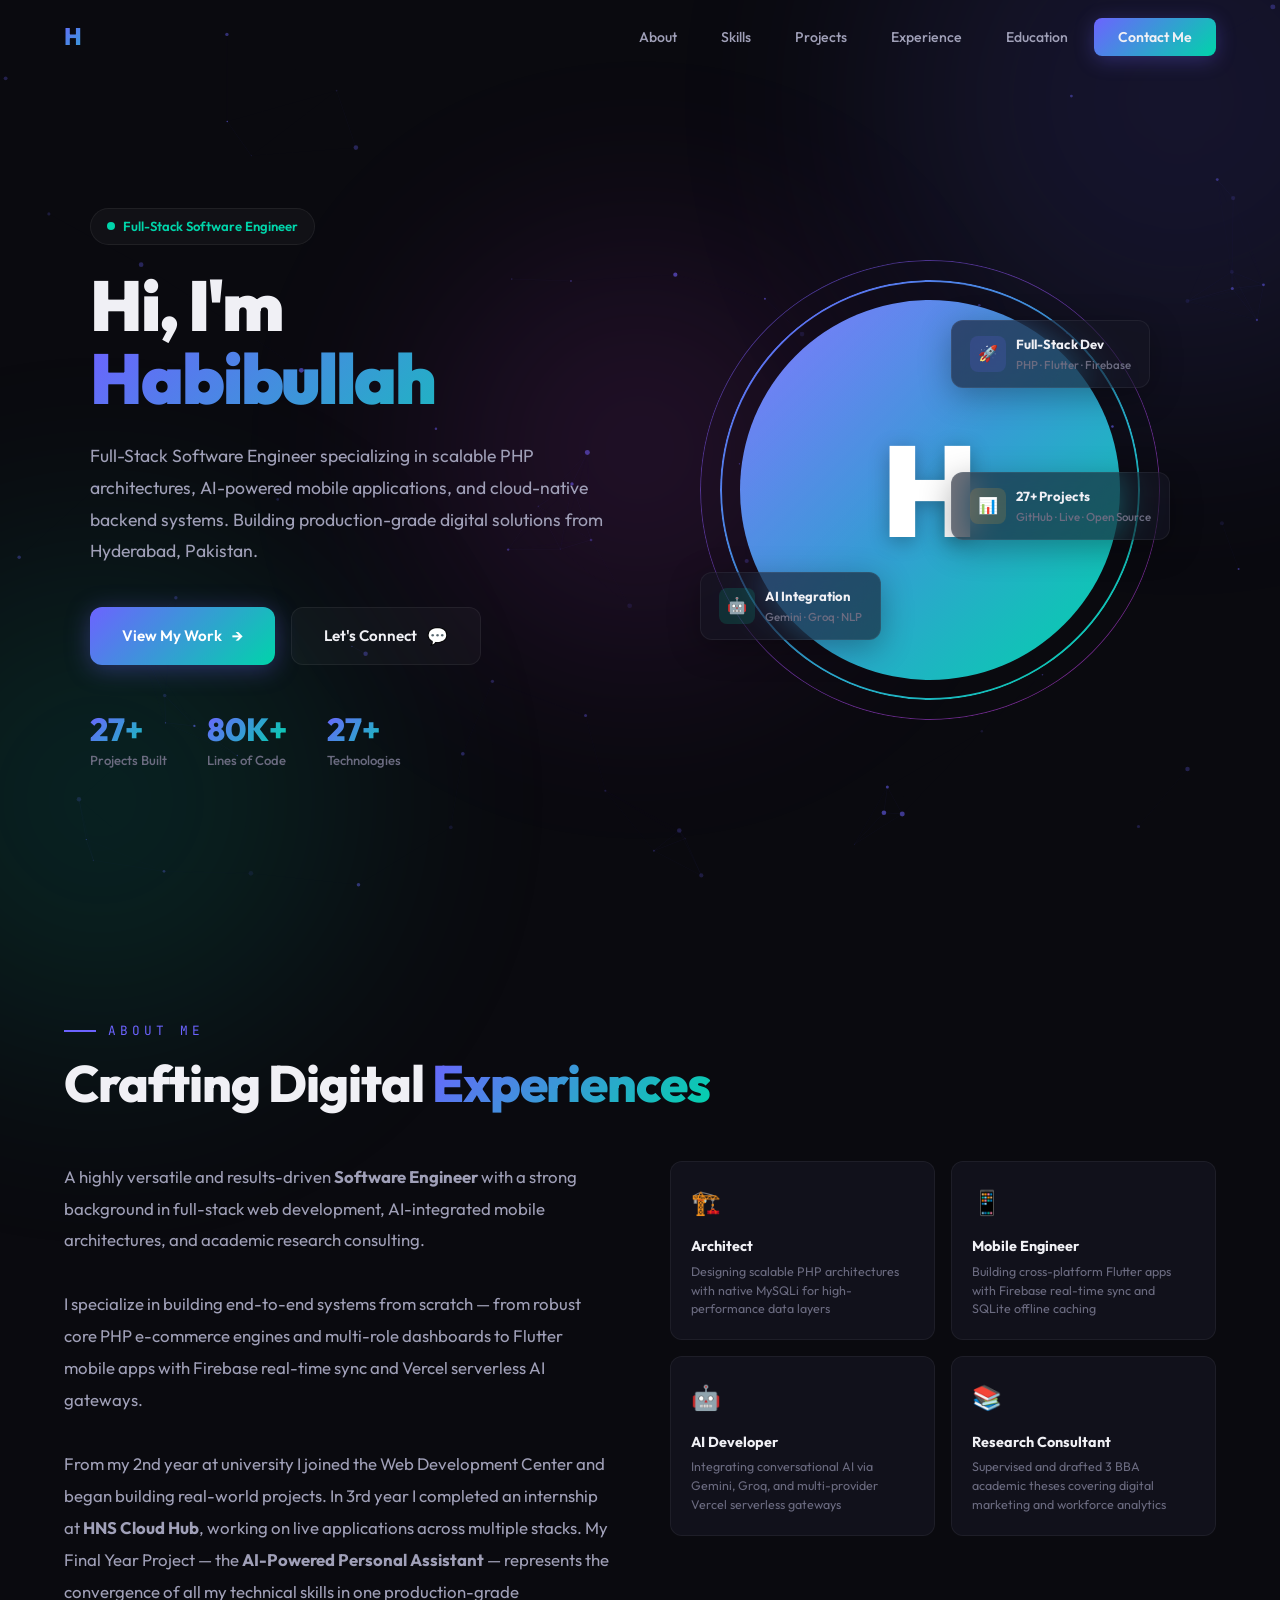
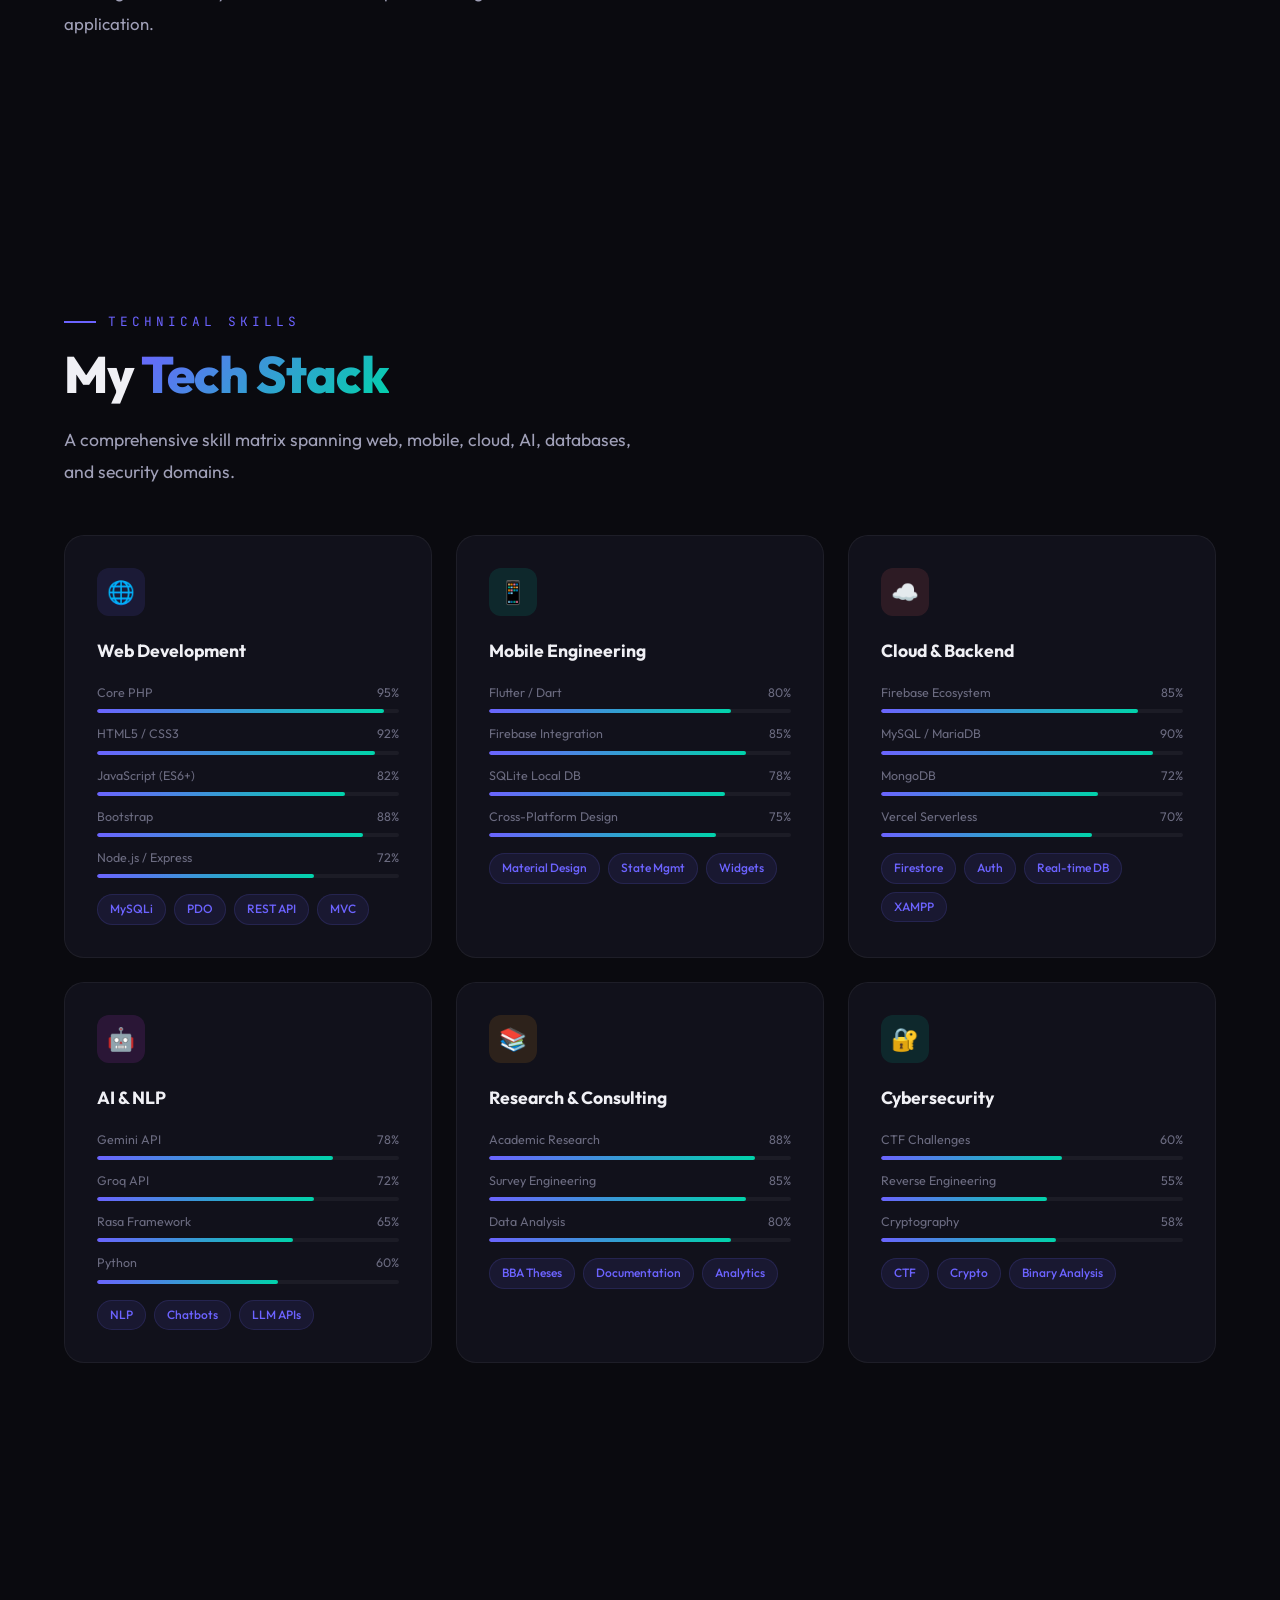
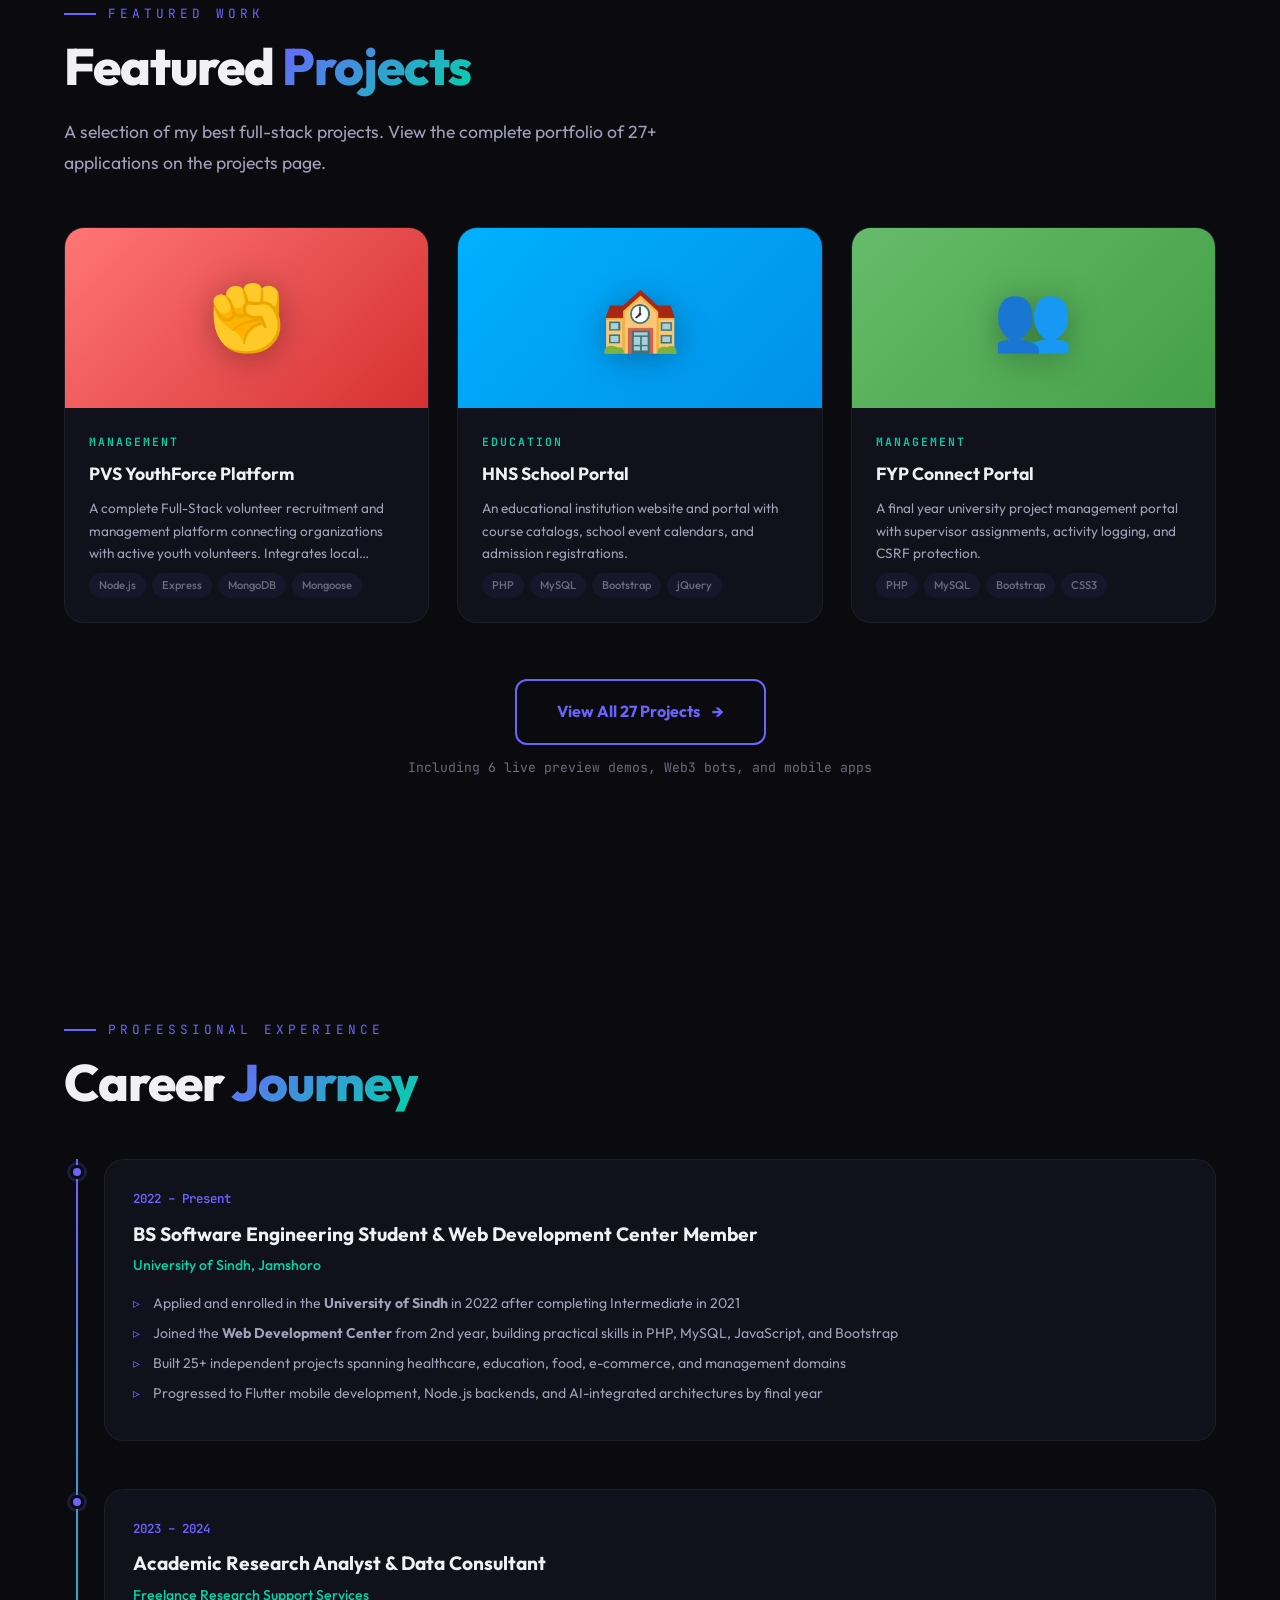
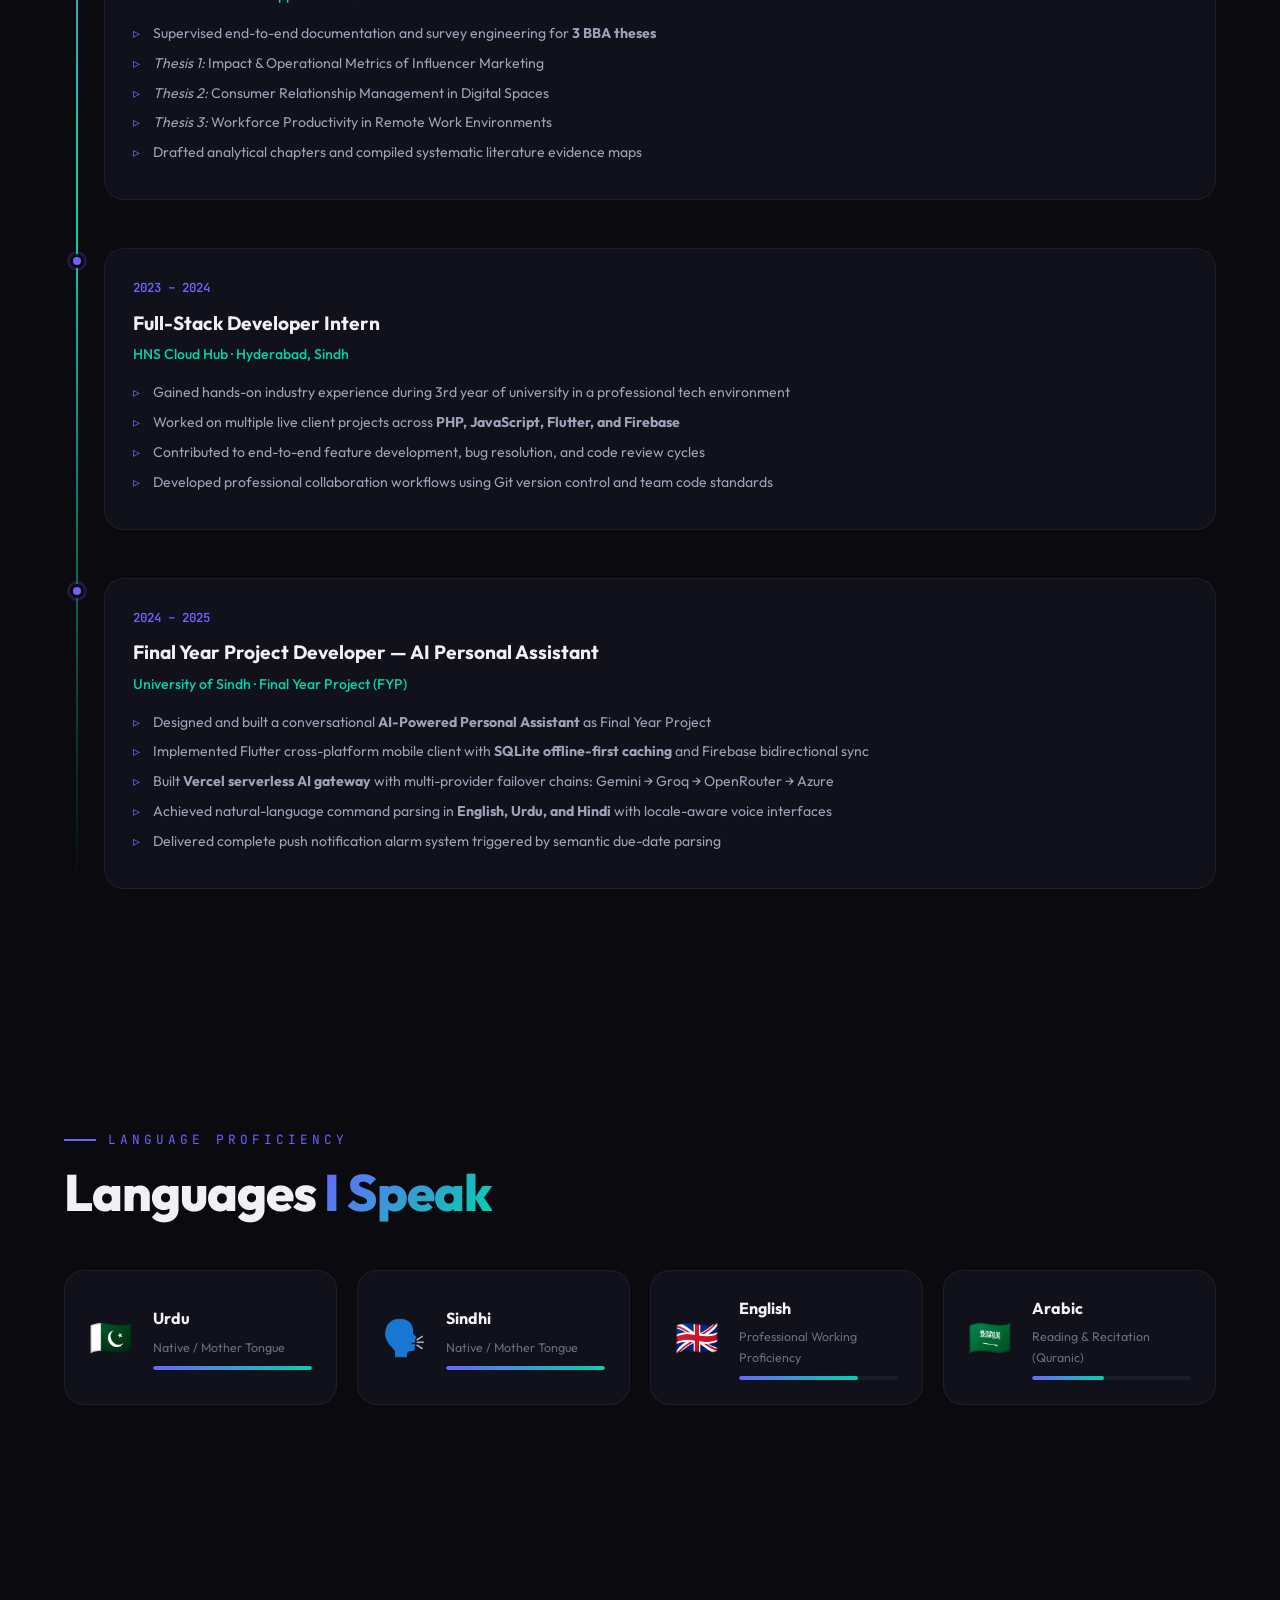
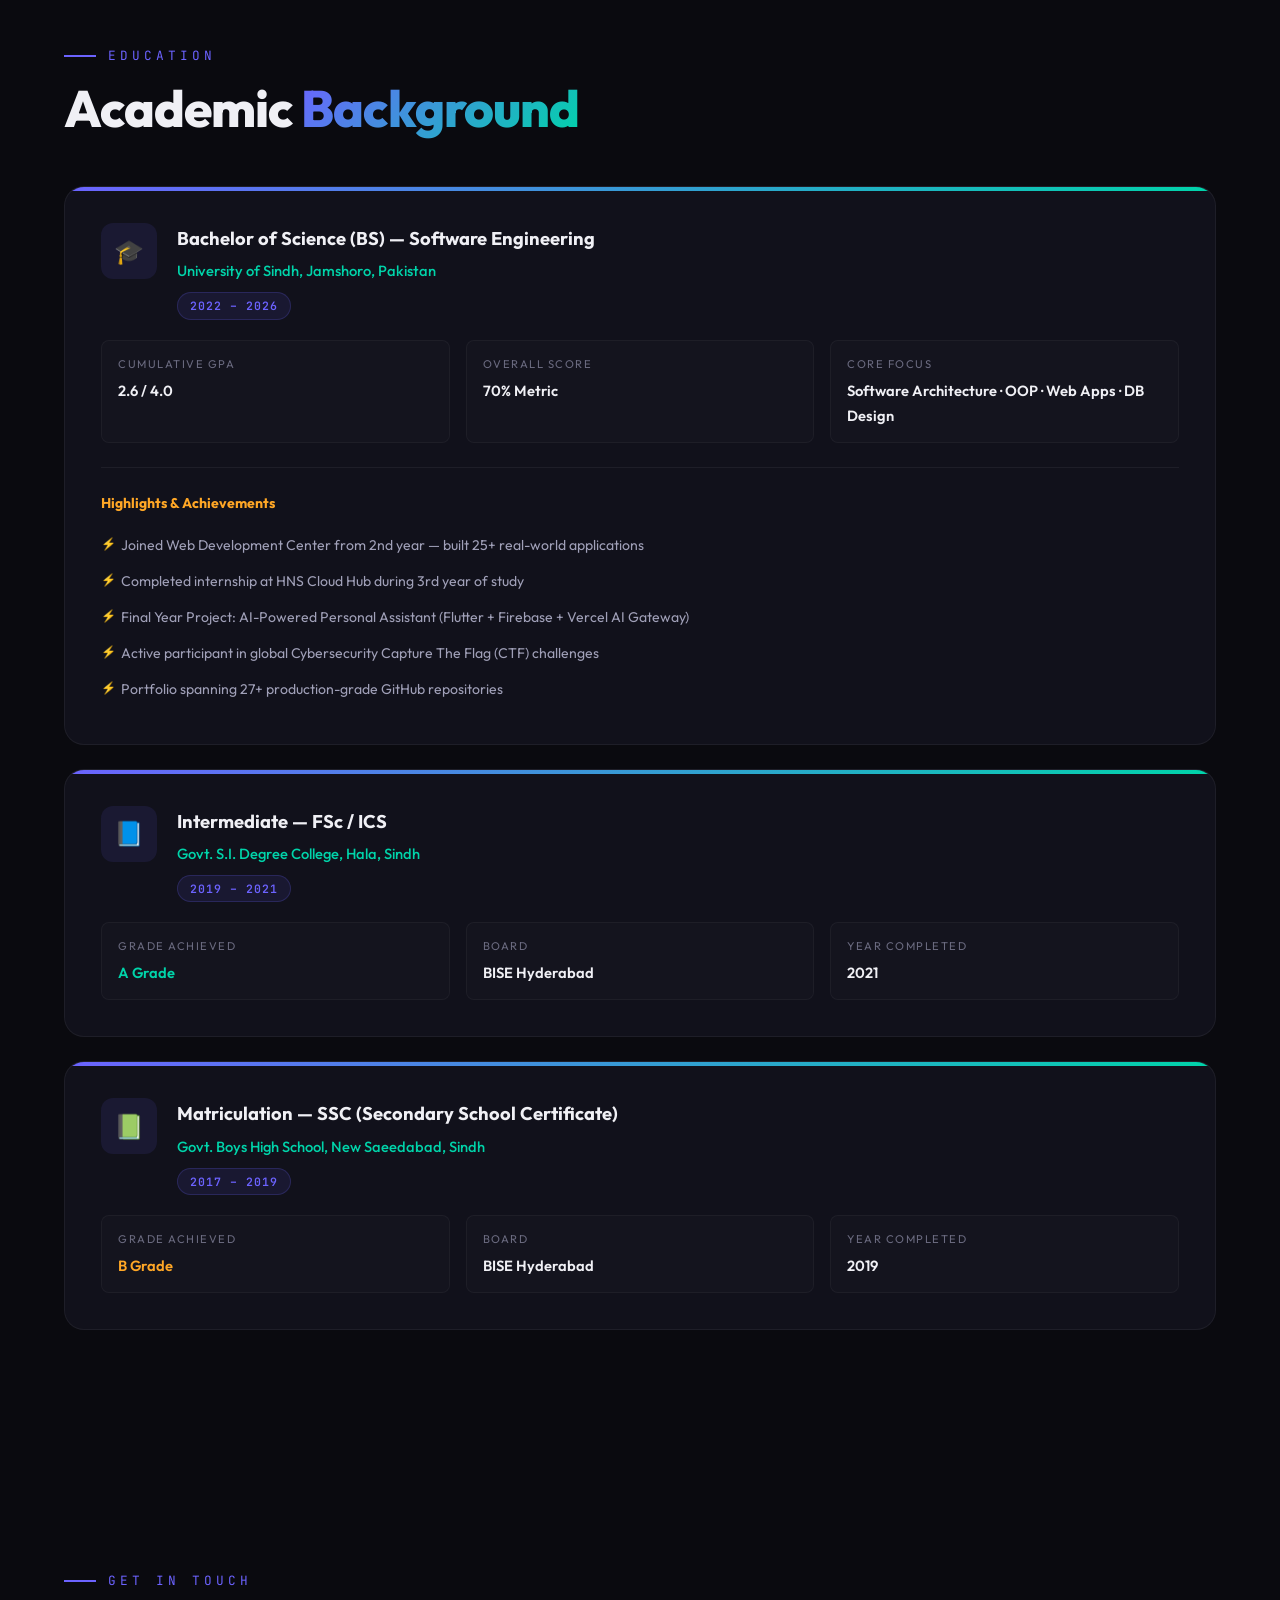
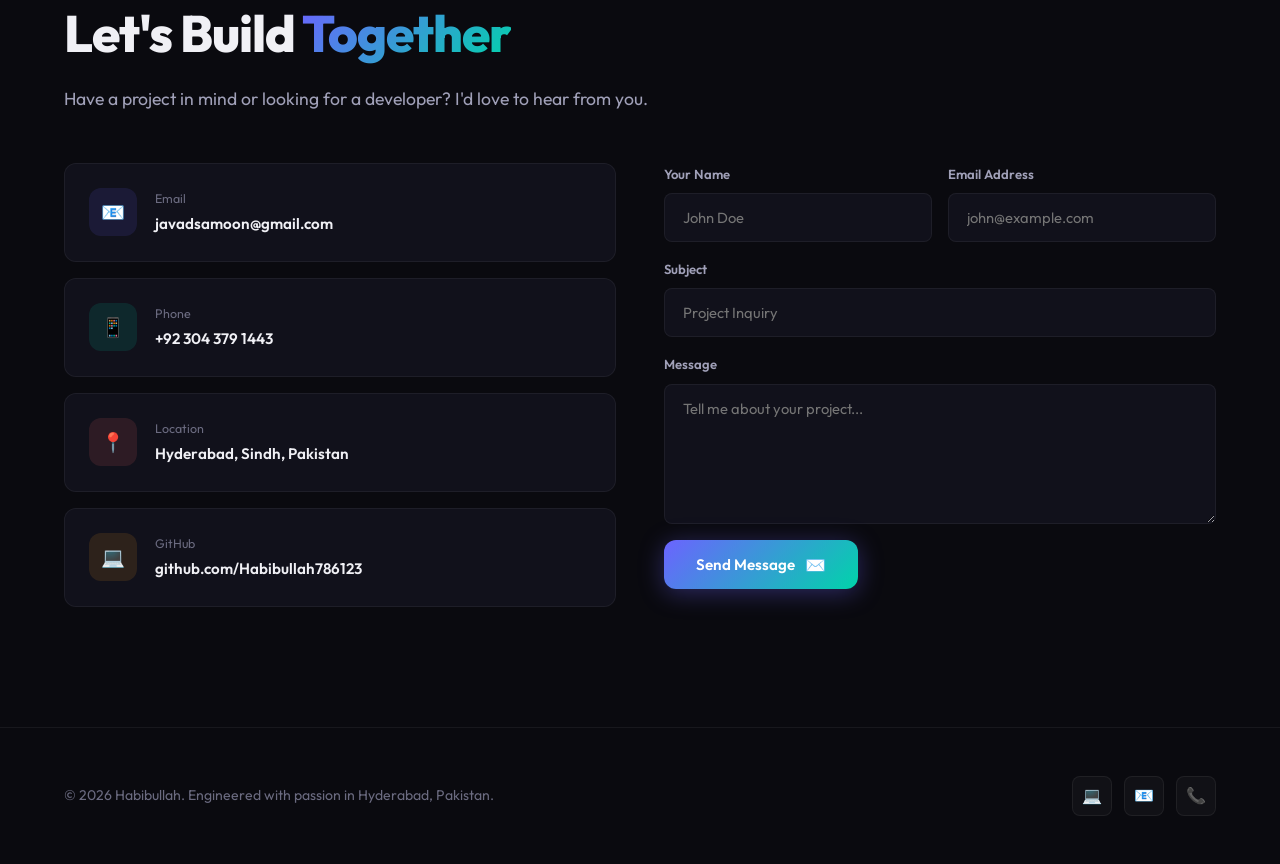
<file: index.html>
<!DOCTYPE html>
<html lang="en">
<head>
  <meta charset="UTF-8">
  <meta name="viewport" content="width=device-width, initial-scale=1.0">
  <meta name="description" content="Habibullah — Full-Stack Software Engineer, AI Mobile Developer &amp; Academic Research Consultant. Portfolio showcasing 27+ production projects from Hyderabad, Pakistan.">
  <title>Habibullah — Full-Stack Software Engineer &amp; AI Developer</title>
  <link rel="stylesheet" href="style.css">
  <link rel="icon" type="image/svg+xml" href="data:image/svg+xml,<svg xmlns='http://www.w3.org/2000/svg' viewBox='0 0 100 100'><text y='.9em' font-size='90'>⚡</text></svg>">
</head>
<body>

<!-- ── Background Effects ── -->
<canvas id="particles-canvas"></canvas>
<div class="bg-gradient-orb orb-1"></div>
<div class="bg-gradient-orb orb-2"></div>
<div class="bg-gradient-orb orb-3"></div>

<!-- ── Navigation ── -->
<nav class="navbar" id="navbar">
  <div class="container">
    <a href="#hero" class="nav-logo">H<span>.dev</span></a>
    <ul class="nav-links" id="navLinks">
      <li><a href="#about">About</a></li>
      <li><a href="#skills">Skills</a></li>
      <li><a href="#projects" class="active">Projects</a></li>
      <li><a href="#experience">Experience</a></li>
      <li><a href="#education">Education</a></li>
      <li><a href="#contact" class="nav-cta">Contact Me</a></li>
    </ul>
    <div class="nav-toggle" id="navToggle" aria-label="Toggle navigation">
      <span></span><span></span><span></span>
    </div>
  </div>
</nav>

<!-- ══════════════════════════════════════════════
     HERO SECTION
     ══════════════════════════════════════════════ -->
<section class="hero" id="hero">
  <div class="container">
    <div class="hero-content">
      <div class="hero-badge">
        <span class="pulse"></span>
        Available for opportunities
      </div>
      <h1 class="hero-title">
        <span class="line">Hi, I'm</span>
        <span class="line gradient-text">Habibullah</span>
      </h1>
      <p class="hero-description">
        Full-Stack Software Engineer specializing in scalable PHP architectures, AI-powered mobile applications, and cloud-native backend systems. Building production-grade digital solutions from Hyderabad, Pakistan.
      </p>
      <div class="hero-actions">
        <a href="#projects" class="btn btn-primary">
          View My Work <span class="btn-icon">→</span>
        </a>
        <a href="#contact" class="btn btn-secondary">
          Let's Connect <span class="btn-icon">💬</span>
        </a>
      </div>
      <div class="hero-stats">
        <div class="stat-item">
          <div class="stat-number" id="statProjects">0</div>
          <div class="stat-label">Projects Built</div>
        </div>
        <div class="stat-item">
          <div class="stat-number" id="statLOC">0</div>
          <div class="stat-label">Lines of Code</div>
        </div>
        <div class="stat-item">
          <div class="stat-number" id="statTech">0</div>
          <div class="stat-label">Technologies</div>
        </div>
      </div>
    </div>
    <div class="hero-visual">
      <div class="hero-avatar-wrapper">
        <div class="hero-avatar-ring"></div>
        <div class="hero-avatar-ring-2"></div>
        <div class="hero-avatar">H</div>
        <!-- Floating Cards -->
        <div class="hero-floating-card card-top-right">
          <div class="floating-card-icon" style="background: rgba(108,99,255,0.15);">🚀</div>
          <div>
            <div style="font-weight: 700;">Full-Stack Dev</div>
            <div style="font-size: 0.72rem; color: var(--text-muted);">PHP · Flutter · Firebase</div>
          </div>
        </div>
        <div class="hero-floating-card card-bottom-left">
          <div class="floating-card-icon" style="background: rgba(0,212,170,0.15);">🤖</div>
          <div>
            <div style="font-weight: 700;">AI Integration</div>
            <div style="font-size: 0.72rem; color: var(--text-muted);">Gemini · Groq · NLP</div>
          </div>
        </div>
        <div class="hero-floating-card card-mid-right">
          <div class="floating-card-icon" style="background: rgba(255,167,38,0.15);">📊</div>
          <div>
            <div style="font-weight: 700;">27+ Projects</div>
            <div style="font-size: 0.72rem; color: var(--text-muted);">GitHub · Live · Open Source</div>
          </div>
        </div>
      </div>
    </div>
  </div>
</section>

<!-- ══════════════════════════════════════════════
     ABOUT SECTION
     ══════════════════════════════════════════════ -->
<section class="section" id="about">
  <div class="container">
    <div class="reveal">
      <div class="section-label">About Me</div>
      <h2 class="section-title">Crafting Digital <span class="gradient-text">Experiences</span></h2>
    </div>
    <div class="about-grid">
      <div class="reveal">
        <p class="about-text">
          A highly versatile and results-driven <strong>Software Engineer</strong> with a strong background in full-stack web development, AI-integrated mobile architectures, and academic research consulting.
        </p>
        <p class="about-text">
          I specialize in building end-to-end systems from scratch — from robust core PHP e-commerce engines and multi-role dashboards to Flutter mobile apps with Firebase real-time sync and Vercel serverless AI gateways.
        </p>
        <p class="about-text">
          From my 2nd year at university I joined the Web Development Center and began building real-world projects. In 3rd year I completed an internship at <strong>HNS Cloud Hub</strong>, working on live applications across multiple stacks. My Final Year Project — the <strong>AI-Powered Personal Assistant</strong> — represents the convergence of all my technical skills in one production-grade application.
        </p>
      </div>
      <div class="about-highlights reveal">
        <div class="highlight-card">
          <div class="highlight-icon">🏗️</div>
          <div class="highlight-title">Architect</div>
          <div class="highlight-desc">Designing scalable PHP architectures with native MySQLi for high-performance data layers</div>
        </div>
        <div class="highlight-card">
          <div class="highlight-icon">📱</div>
          <div class="highlight-title">Mobile Engineer</div>
          <div class="highlight-desc">Building cross-platform Flutter apps with Firebase real-time sync and SQLite offline caching</div>
        </div>
        <div class="highlight-card">
          <div class="highlight-icon">🤖</div>
          <div class="highlight-title">AI Developer</div>
          <div class="highlight-desc">Integrating conversational AI via Gemini, Groq, and multi-provider Vercel serverless gateways</div>
        </div>
        <div class="highlight-card">
          <div class="highlight-icon">📚</div>
          <div class="highlight-title">Research Consultant</div>
          <div class="highlight-desc">Supervised and drafted 3 BBA academic theses covering digital marketing and workforce analytics</div>
        </div>
      </div>
    </div>
  </div>
</section>

<!-- ══════════════════════════════════════════════
     SKILLS SECTION
     ══════════════════════════════════════════════ -->
<section class="section" id="skills">
  <div class="container">
    <div class="reveal">
      <div class="section-label">Technical Skills</div>
      <h2 class="section-title">My <span class="gradient-text">Tech Stack</span></h2>
      <p class="section-subtitle">A comprehensive skill matrix spanning web, mobile, cloud, AI, databases, and security domains.</p>
    </div>
    <div class="skills-grid">
      <!-- Web Development -->
      <div class="skill-card reveal">
        <div class="skill-card-icon" style="background: rgba(108,99,255,0.12);">🌐</div>
        <div class="skill-card-title">Web Development</div>
        <div class="skill-bar-wrapper">
          <div class="skill-bar-label"><span>Core PHP</span><span>95%</span></div>
          <div class="skill-bar"><div class="skill-bar-fill" data-width="95%"></div></div>
          <div class="skill-bar-label"><span>HTML5 / CSS3</span><span>92%</span></div>
          <div class="skill-bar"><div class="skill-bar-fill" data-width="92%"></div></div>
          <div class="skill-bar-label"><span>JavaScript (ES6+)</span><span>82%</span></div>
          <div class="skill-bar"><div class="skill-bar-fill" data-width="82%"></div></div>
          <div class="skill-bar-label"><span>Bootstrap</span><span>88%</span></div>
          <div class="skill-bar"><div class="skill-bar-fill" data-width="88%"></div></div>
          <div class="skill-bar-label"><span>Node.js / Express</span><span>72%</span></div>
          <div class="skill-bar"><div class="skill-bar-fill" data-width="72%"></div></div>
        </div>
        <div class="skill-tags">
          <span class="skill-tag">MySQLi</span>
          <span class="skill-tag">PDO</span>
          <span class="skill-tag">REST API</span>
          <span class="skill-tag">MVC</span>
        </div>
      </div>
      <!-- Mobile Engineering -->
      <div class="skill-card reveal">
        <div class="skill-card-icon" style="background: rgba(0,212,170,0.12);">📱</div>
        <div class="skill-card-title">Mobile Engineering</div>
        <div class="skill-bar-wrapper">
          <div class="skill-bar-label"><span>Flutter / Dart</span><span>80%</span></div>
          <div class="skill-bar"><div class="skill-bar-fill" data-width="80%"></div></div>
          <div class="skill-bar-label"><span>Firebase Integration</span><span>85%</span></div>
          <div class="skill-bar"><div class="skill-bar-fill" data-width="85%"></div></div>
          <div class="skill-bar-label"><span>SQLite Local DB</span><span>78%</span></div>
          <div class="skill-bar"><div class="skill-bar-fill" data-width="78%"></div></div>
          <div class="skill-bar-label"><span>Cross-Platform Design</span><span>75%</span></div>
          <div class="skill-bar"><div class="skill-bar-fill" data-width="75%"></div></div>
        </div>
        <div class="skill-tags">
          <span class="skill-tag">Material Design</span>
          <span class="skill-tag">State Mgmt</span>
          <span class="skill-tag">Widgets</span>
        </div>
      </div>
      <!-- Cloud & Backend -->
      <div class="skill-card reveal">
        <div class="skill-card-icon" style="background: rgba(255,107,107,0.12);">☁️</div>
        <div class="skill-card-title">Cloud &amp; Backend</div>
        <div class="skill-bar-wrapper">
          <div class="skill-bar-label"><span>Firebase Ecosystem</span><span>85%</span></div>
          <div class="skill-bar"><div class="skill-bar-fill" data-width="85%"></div></div>
          <div class="skill-bar-label"><span>MySQL / MariaDB</span><span>90%</span></div>
          <div class="skill-bar"><div class="skill-bar-fill" data-width="90%"></div></div>
          <div class="skill-bar-label"><span>MongoDB</span><span>72%</span></div>
          <div class="skill-bar"><div class="skill-bar-fill" data-width="72%"></div></div>
          <div class="skill-bar-label"><span>Vercel Serverless</span><span>70%</span></div>
          <div class="skill-bar"><div class="skill-bar-fill" data-width="70%"></div></div>
        </div>
        <div class="skill-tags">
          <span class="skill-tag">Firestore</span>
          <span class="skill-tag">Auth</span>
          <span class="skill-tag">Real-time DB</span>
          <span class="skill-tag">XAMPP</span>
        </div>
      </div>
      <!-- AI & NLP -->
      <div class="skill-card reveal">
        <div class="skill-card-icon" style="background: rgba(224,64,251,0.12);">🤖</div>
        <div class="skill-card-title">AI &amp; NLP</div>
        <div class="skill-bar-wrapper">
          <div class="skill-bar-label"><span>Gemini API</span><span>78%</span></div>
          <div class="skill-bar"><div class="skill-bar-fill" data-width="78%"></div></div>
          <div class="skill-bar-label"><span>Groq API</span><span>72%</span></div>
          <div class="skill-bar"><div class="skill-bar-fill" data-width="72%"></div></div>
          <div class="skill-bar-label"><span>Rasa Framework</span><span>65%</span></div>
          <div class="skill-bar"><div class="skill-bar-fill" data-width="65%"></div></div>
          <div class="skill-bar-label"><span>Python</span><span>60%</span></div>
          <div class="skill-bar"><div class="skill-bar-fill" data-width="60%"></div></div>
        </div>
        <div class="skill-tags">
          <span class="skill-tag">NLP</span>
          <span class="skill-tag">Chatbots</span>
          <span class="skill-tag">LLM APIs</span>
        </div>
      </div>
      <!-- Research & Consulting -->
      <div class="skill-card reveal">
        <div class="skill-card-icon" style="background: rgba(255,167,38,0.12);">📚</div>
        <div class="skill-card-title">Research &amp; Consulting</div>
        <div class="skill-bar-wrapper">
          <div class="skill-bar-label"><span>Academic Research</span><span>88%</span></div>
          <div class="skill-bar"><div class="skill-bar-fill" data-width="88%"></div></div>
          <div class="skill-bar-label"><span>Survey Engineering</span><span>85%</span></div>
          <div class="skill-bar"><div class="skill-bar-fill" data-width="85%"></div></div>
          <div class="skill-bar-label"><span>Data Analysis</span><span>80%</span></div>
          <div class="skill-bar"><div class="skill-bar-fill" data-width="80%"></div></div>
        </div>
        <div class="skill-tags">
          <span class="skill-tag">BBA Theses</span>
          <span class="skill-tag">Documentation</span>
          <span class="skill-tag">Analytics</span>
        </div>
      </div>
      <!-- Cybersecurity -->
      <div class="skill-card reveal">
        <div class="skill-card-icon" style="background: rgba(0,212,170,0.12);">🔐</div>
        <div class="skill-card-title">Cybersecurity</div>
        <div class="skill-bar-wrapper">
          <div class="skill-bar-label"><span>CTF Challenges</span><span>60%</span></div>
          <div class="skill-bar"><div class="skill-bar-fill" data-width="60%"></div></div>
          <div class="skill-bar-label"><span>Reverse Engineering</span><span>55%</span></div>
          <div class="skill-bar"><div class="skill-bar-fill" data-width="55%"></div></div>
          <div class="skill-bar-label"><span>Cryptography</span><span>58%</span></div>
          <div class="skill-bar"><div class="skill-bar-fill" data-width="58%"></div></div>
        </div>
        <div class="skill-tags">
          <span class="skill-tag">CTF</span>
          <span class="skill-tag">Crypto</span>
          <span class="skill-tag">Binary Analysis</span>
        </div>
      </div>
    </div>
  </div>
</section>

<!-- ══════════════════════════════════════════════
     FEATURED PROJECTS SECTION
     ══════════════════════════════════════════════ -->
<section class="section" id="projects">
  <div class="container">
    <div class="reveal">
      <div class="section-label">Featured Work</div>
      <h2 class="section-title">Featured <span class="gradient-text">Projects</span></h2>
      <p class="section-subtitle">A selection of my best full-stack projects. View the complete portfolio of 27+ applications on the projects page.</p>
    </div>
    <div class="featured-grid" id="featuredGrid">
      <!-- Injected by JS — 3 featured projects -->
    </div>
    <div class="view-all-wrapper reveal">
      <a href="projects.html" class="btn btn-view-all">
        View All 27 Projects <span class="btn-icon">→</span>
      </a>
      <p class="view-all-note">Including 6 live preview demos, Web3 bots, and mobile apps</p>
    </div>
  </div>
</section>

<!-- ══════════════════════════════════════════════
     EXPERIENCE SECTION
     ══════════════════════════════════════════════ -->
<section class="section" id="experience">
  <div class="container">
    <div class="reveal">
      <div class="section-label">Professional Experience</div>
      <h2 class="section-title">Career <span class="gradient-text">Journey</span></h2>
    </div>
    <div class="timeline reveal">


      <!-- Entry 1: University + Web Dev Center (2022 – Present) -->
      <div class="timeline-item">
        <div class="timeline-dot"></div>
        <div class="timeline-card">
          <div class="timeline-date">2022 – Present</div>
          <div class="timeline-title">BS Software Engineering Student &amp; Web Development Center Member</div>
          <div class="timeline-company">University of Sindh, Jamshoro</div>
          <div class="timeline-desc">
            <ul>
              <li>Applied and enrolled in the <strong>University of Sindh</strong> in 2022 after completing Intermediate in 2021</li>
              <li>Joined the <strong>Web Development Center</strong> from 2nd year, building practical skills in PHP, MySQL, JavaScript, and Bootstrap</li>
              <li>Built 25+ independent projects spanning healthcare, education, food, e-commerce, and management domains</li>
              <li>Progressed to Flutter mobile development, Node.js backends, and AI-integrated architectures by final year</li>
            </ul>
          </div>
        </div>
      </div>

      <!-- Entry 2: Research Analyst (2023 – 2024) -->
      <div class="timeline-item">
        <div class="timeline-dot"></div>
        <div class="timeline-card">
          <div class="timeline-date">2023 – 2024</div>
          <div class="timeline-title">Academic Research Analyst &amp; Data Consultant</div>
          <div class="timeline-company">Freelance Research Support Services</div>
          <div class="timeline-desc">
            <ul>
              <li>Supervised end-to-end documentation and survey engineering for <strong>3 BBA theses</strong></li>
              <li><em>Thesis 1:</em> Impact &amp; Operational Metrics of Influencer Marketing</li>
              <li><em>Thesis 2:</em> Consumer Relationship Management in Digital Spaces</li>
              <li><em>Thesis 3:</em> Workforce Productivity in Remote Work Environments</li>
              <li>Drafted analytical chapters and compiled systematic literature evidence maps</li>
            </ul>
          </div>
        </div>
      </div>

      <!-- Entry 3: HNS Cloud Hub Internship (2023 – 2024) -->
      <div class="timeline-item">
        <div class="timeline-dot"></div>
        <div class="timeline-card">
          <div class="timeline-date">2023 – 2024</div>
          <div class="timeline-title">Full-Stack Developer Intern</div>
          <div class="timeline-company">HNS Cloud Hub · Hyderabad, Sindh</div>
          <div class="timeline-desc">
            <ul>
              <li>Gained hands-on industry experience during 3rd year of university in a professional tech environment</li>
              <li>Worked on multiple live client projects across <strong>PHP, JavaScript, Flutter, and Firebase</strong></li>
              <li>Contributed to end-to-end feature development, bug resolution, and code review cycles</li>
              <li>Developed professional collaboration workflows using Git version control and team code standards</li>
            </ul>
          </div>
        </div>
      </div>

      <!-- Entry 4: FYP 2024 – 2025 -->
      <div class="timeline-item">
        <div class="timeline-dot"></div>
        <div class="timeline-card">
          <div class="timeline-date">2024 – 2025</div>
          <div class="timeline-title">Final Year Project Developer — AI Personal Assistant</div>
          <div class="timeline-company">University of Sindh · Final Year Project (FYP)</div>
          <div class="timeline-desc">
            <ul>
              <li>Designed and built a conversational <strong>AI-Powered Personal Assistant</strong> as Final Year Project</li>
              <li>Implemented Flutter cross-platform mobile client with <strong>SQLite offline-first caching</strong> and Firebase bidirectional sync</li>
              <li>Built <strong>Vercel serverless AI gateway</strong> with multi-provider failover chains: Gemini → Groq → OpenRouter → Azure</li>
              <li>Achieved natural-language command parsing in <strong>English, Urdu, and Hindi</strong> with locale-aware voice interfaces</li>
              <li>Delivered complete push notification alarm system triggered by semantic due-date parsing</li>
            </ul>
          </div>
        </div>
      </div>

    </div>
  </div>
</section>

<!-- ══════════════════════════════════════════════
     LANGUAGES SECTION
     ══════════════════════════════════════════════ -->
<section class="section" id="languages">
  <div class="container">
    <div class="reveal">
      <div class="section-label">Language Proficiency</div>
      <h2 class="section-title">Languages <span class="gradient-text">I Speak</span></h2>
    </div>
    <div class="languages-grid reveal">
      <div class="language-card">
        <div class="lang-flag">🇵🇰</div>
        <div class="lang-info">
          <div class="lang-name">Urdu</div>
          <div class="lang-level">Native / Mother Tongue</div>
          <div class="lang-bar"><div class="lang-bar-fill" data-width="100%"></div></div>
        </div>
      </div>
      <div class="language-card">
        <div class="lang-flag">🗣️</div>
        <div class="lang-info">
          <div class="lang-name">Sindhi</div>
          <div class="lang-level">Native / Mother Tongue</div>
          <div class="lang-bar"><div class="lang-bar-fill" data-width="100%"></div></div>
        </div>
      </div>
      <div class="language-card">
        <div class="lang-flag">🇬🇧</div>
        <div class="lang-info">
          <div class="lang-name">English</div>
          <div class="lang-level">Professional Working Proficiency</div>
          <div class="lang-bar"><div class="lang-bar-fill" data-width="75%"></div></div>
        </div>
      </div>
      <div class="language-card">
        <div class="lang-flag">🇸🇦</div>
        <div class="lang-info">
          <div class="lang-name">Arabic</div>
          <div class="lang-level">Reading &amp; Recitation (Quranic)</div>
          <div class="lang-bar"><div class="lang-bar-fill" data-width="45%"></div></div>
        </div>
      </div>
    </div>
  </div>
</section>

<!-- ══════════════════════════════════════════════
     EDUCATION SECTION
     ══════════════════════════════════════════════ -->
<section class="section" id="education">
  <div class="container">
    <div class="reveal">
      <div class="section-label">Education</div>
      <h2 class="section-title">Academic <span class="gradient-text">Background</span></h2>
    </div>

    <div class="education-stack">

      <!-- BS Software Engineering -->
      <div class="education-card reveal">
        <div class="edu-header">
          <div class="edu-icon">🎓</div>
          <div>
            <div class="edu-degree">Bachelor of Science (BS) — Software Engineering</div>
            <div class="edu-school">University of Sindh, Jamshoro, Pakistan</div>
            <div class="edu-year-badge">2022 – 2026</div>
          </div>
        </div>
        <div class="edu-details">
          <div class="edu-detail">
            <div class="edu-detail-label">Cumulative GPA</div>
            <div class="edu-detail-value">2.6 / 4.0</div>
          </div>
          <div class="edu-detail">
            <div class="edu-detail-label">Overall Score</div>
            <div class="edu-detail-value">70% Metric</div>
          </div>
          <div class="edu-detail">
            <div class="edu-detail-label">Core Focus</div>
            <div class="edu-detail-value">Software Architecture · OOP · Web Apps · DB Design</div>
          </div>
        </div>
        <div class="edu-extras">
          <div class="edu-extras-title">Highlights &amp; Achievements</div>
          <ul>
            <li>Joined Web Development Center from 2nd year — built 25+ real-world applications</li>
            <li>Completed internship at HNS Cloud Hub during 3rd year of study</li>
            <li>Final Year Project: AI-Powered Personal Assistant (Flutter + Firebase + Vercel AI Gateway)</li>
            <li>Active participant in global Cybersecurity Capture The Flag (CTF) challenges</li>
            <li>Portfolio spanning 27+ production-grade GitHub repositories</li>
          </ul>
        </div>
      </div>

      <!-- Intermediate -->
      <div class="education-card reveal">
        <div class="edu-header">
          <div class="edu-icon">📘</div>
          <div>
            <div class="edu-degree">Intermediate — FSc / ICS</div>
            <div class="edu-school">Govt. S.I. Degree College, Hala, Sindh</div>
            <div class="edu-year-badge">2019 – 2021</div>
          </div>
        </div>
        <div class="edu-details">
          <div class="edu-detail">
            <div class="edu-detail-label">Grade Achieved</div>
            <div class="edu-detail-value grade-a">A Grade</div>
          </div>
          <div class="edu-detail">
            <div class="edu-detail-label">Board</div>
            <div class="edu-detail-value">BISE Hyderabad</div>
          </div>
          <div class="edu-detail">
            <div class="edu-detail-label">Year Completed</div>
            <div class="edu-detail-value">2021</div>
          </div>
        </div>
      </div>

      <!-- Matric -->
      <div class="education-card reveal">
        <div class="edu-header">
          <div class="edu-icon">📗</div>
          <div>
            <div class="edu-degree">Matriculation — SSC (Secondary School Certificate)</div>
            <div class="edu-school">Govt. Boys High School, New Saeedabad, Sindh</div>
            <div class="edu-year-badge">2017 – 2019</div>
          </div>
        </div>
        <div class="edu-details">
          <div class="edu-detail">
            <div class="edu-detail-label">Grade Achieved</div>
            <div class="edu-detail-value grade-b">B Grade</div>
          </div>
          <div class="edu-detail">
            <div class="edu-detail-label">Board</div>
            <div class="edu-detail-value">BISE Hyderabad</div>
          </div>
          <div class="edu-detail">
            <div class="edu-detail-label">Year Completed</div>
            <div class="edu-detail-value">2019</div>
          </div>
        </div>
      </div>

    </div>
  </div>
</section>

<!-- ══════════════════════════════════════════════
     CONTACT SECTION
     ══════════════════════════════════════════════ -->
<section class="section" id="contact">
  <div class="container">
    <div class="reveal">
      <div class="section-label">Get In Touch</div>
      <h2 class="section-title">Let's Build <span class="gradient-text">Together</span></h2>
      <p class="section-subtitle">Have a project in mind or looking for a developer? I'd love to hear from you.</p>
    </div>
    <div class="contact-grid">
      <div class="contact-info-cards reveal">
        <a href="mailto:javadsamoon@gmail.com" class="contact-card">
          <div class="contact-icon" style="background: rgba(108,99,255,0.12);">📧</div>
          <div>
            <div class="contact-label">Email</div>
            <div class="contact-value">javadsamoon@gmail.com</div>
          </div>
        </a>
        <a href="tel:+923043791443" class="contact-card">
          <div class="contact-icon" style="background: rgba(0,212,170,0.12);">📱</div>
          <div>
            <div class="contact-label">Phone</div>
            <div class="contact-value">+92 304 379 1443</div>
          </div>
        </a>
        <div class="contact-card">
          <div class="contact-icon" style="background: rgba(255,107,107,0.12);">📍</div>
          <div>
            <div class="contact-label">Location</div>
            <div class="contact-value">Hyderabad, Sindh, Pakistan</div>
          </div>
        </div>
        <a href="https://github.com/Habibullah786123" target="_blank" class="contact-card">
          <div class="contact-icon" style="background: rgba(255,167,38,0.12);">💻</div>
          <div>
            <div class="contact-label">GitHub</div>
            <div class="contact-value">github.com/Habibullah786123</div>
          </div>
        </a>
      </div>
      <form class="contact-form reveal" id="contactForm" onsubmit="handleFormSubmit(event)">
        <div class="form-row">
          <div class="form-group">
            <label for="contactName">Your Name</label>
            <input type="text" id="contactName" class="form-input" placeholder="John Doe" required>
          </div>
          <div class="form-group">
            <label for="contactEmail">Email Address</label>
            <input type="email" id="contactEmail" class="form-input" placeholder="john@example.com" required>
          </div>
        </div>
        <div class="form-group">
          <label for="contactSubject">Subject</label>
          <input type="text" id="contactSubject" class="form-input" placeholder="Project Inquiry">
        </div>
        <div class="form-group">
          <label for="contactMessage">Message</label>
          <textarea id="contactMessage" class="form-textarea" placeholder="Tell me about your project..." required></textarea>
        </div>
        <button type="submit" class="btn btn-primary" style="align-self: flex-start;">
          Send Message <span class="btn-icon">✉️</span>
        </button>
      </form>
    </div>
  </div>
</section>

<!-- ── Footer ── -->
<footer class="footer">
  <div class="container">
    <div class="footer-text">© 2026 Habibullah. Engineered with passion in Hyderabad, Pakistan.</div>
    <div class="footer-socials">
      <a href="https://github.com/Habibullah786123" target="_blank" class="footer-social" aria-label="GitHub">💻</a>
      <a href="mailto:javadsamoon@gmail.com" class="footer-social" aria-label="Email">📧</a>
      <a href="tel:+923043791443" class="footer-social" aria-label="Phone">📞</a>
    </div>
  </div>
</footer>

<!-- ── Back to Top ── -->
<button class="back-to-top" id="backToTop" aria-label="Back to top">↑</button>

<!-- ── Modal ── -->
<div class="modal-overlay" id="projectModal">
  <div class="modal">
    <div class="modal-header" id="modalHeader">
      <button class="modal-close" id="modalClose">✕</button>
    </div>
    <div class="modal-body" id="modalBody"></div>
  </div>
</div>

<script src="projects_data.js"></script>
<script src="script.js"></script>
</body>
</html>
</file>
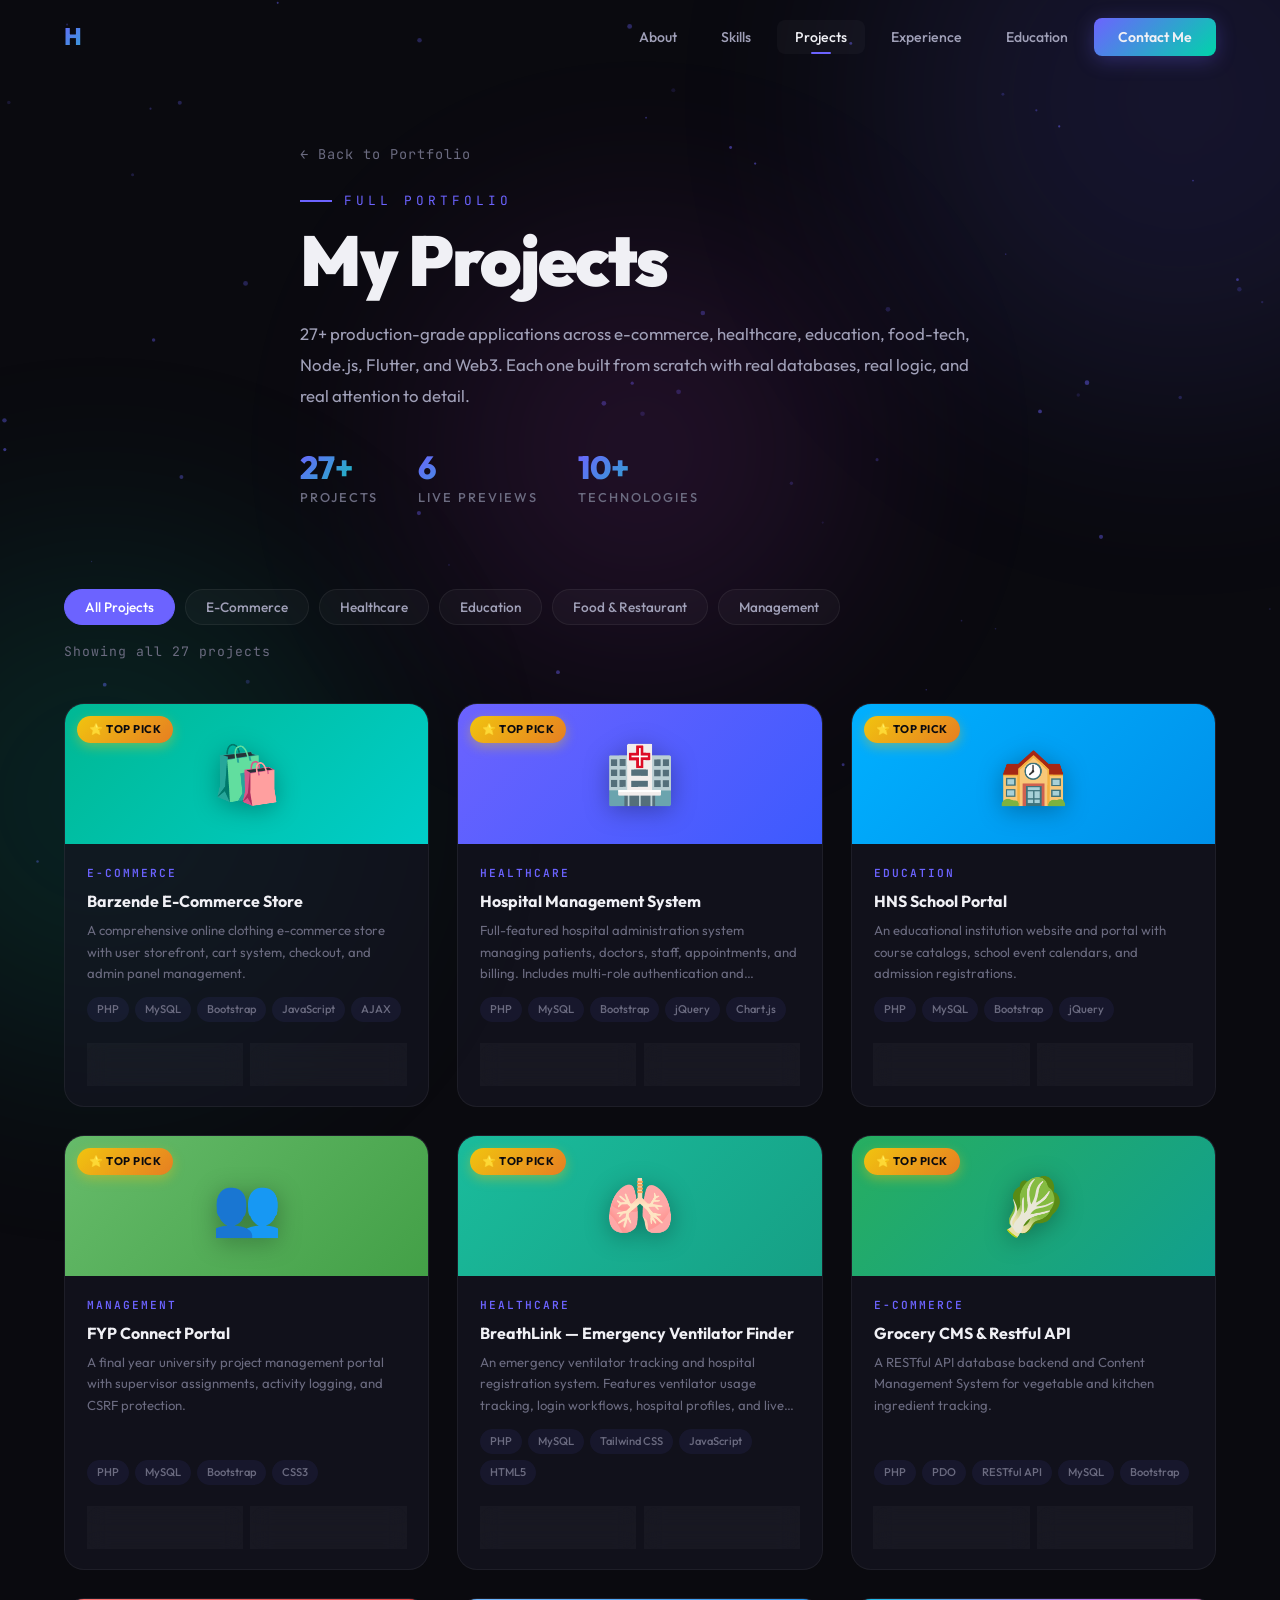
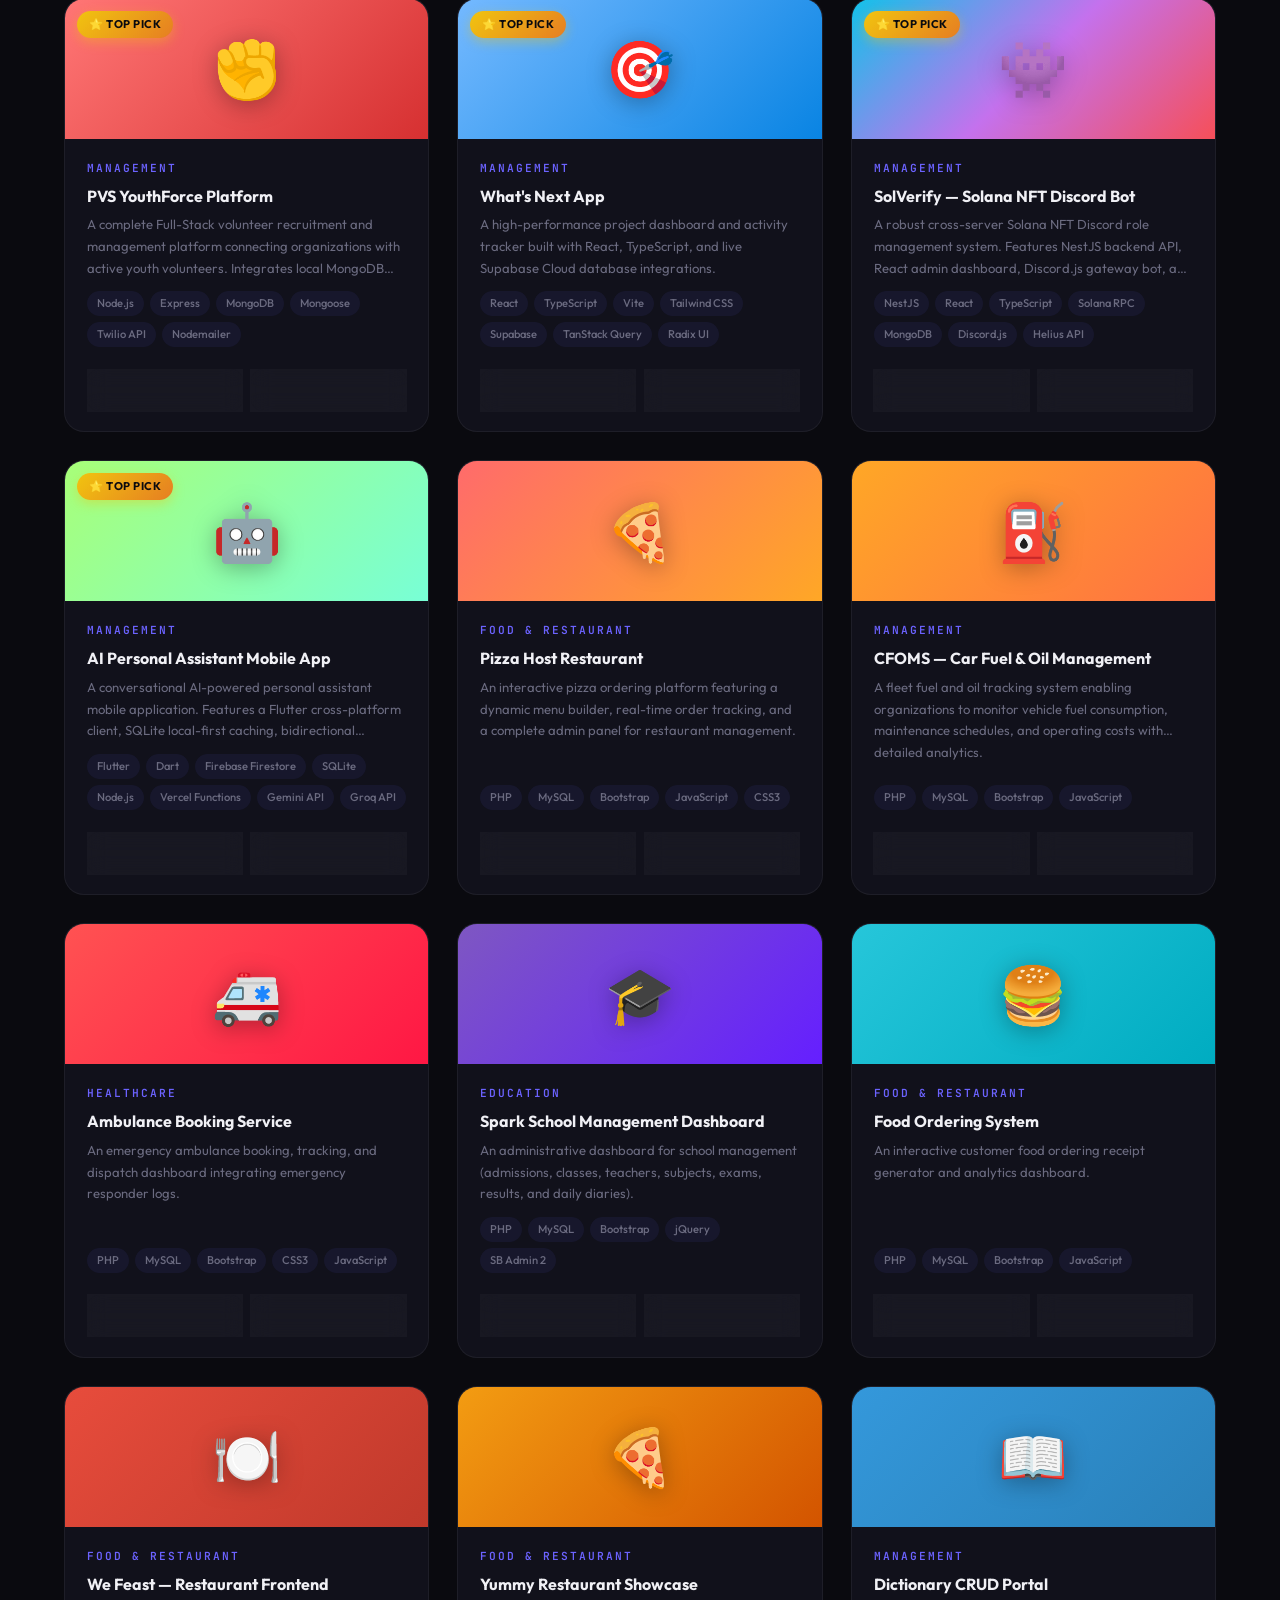
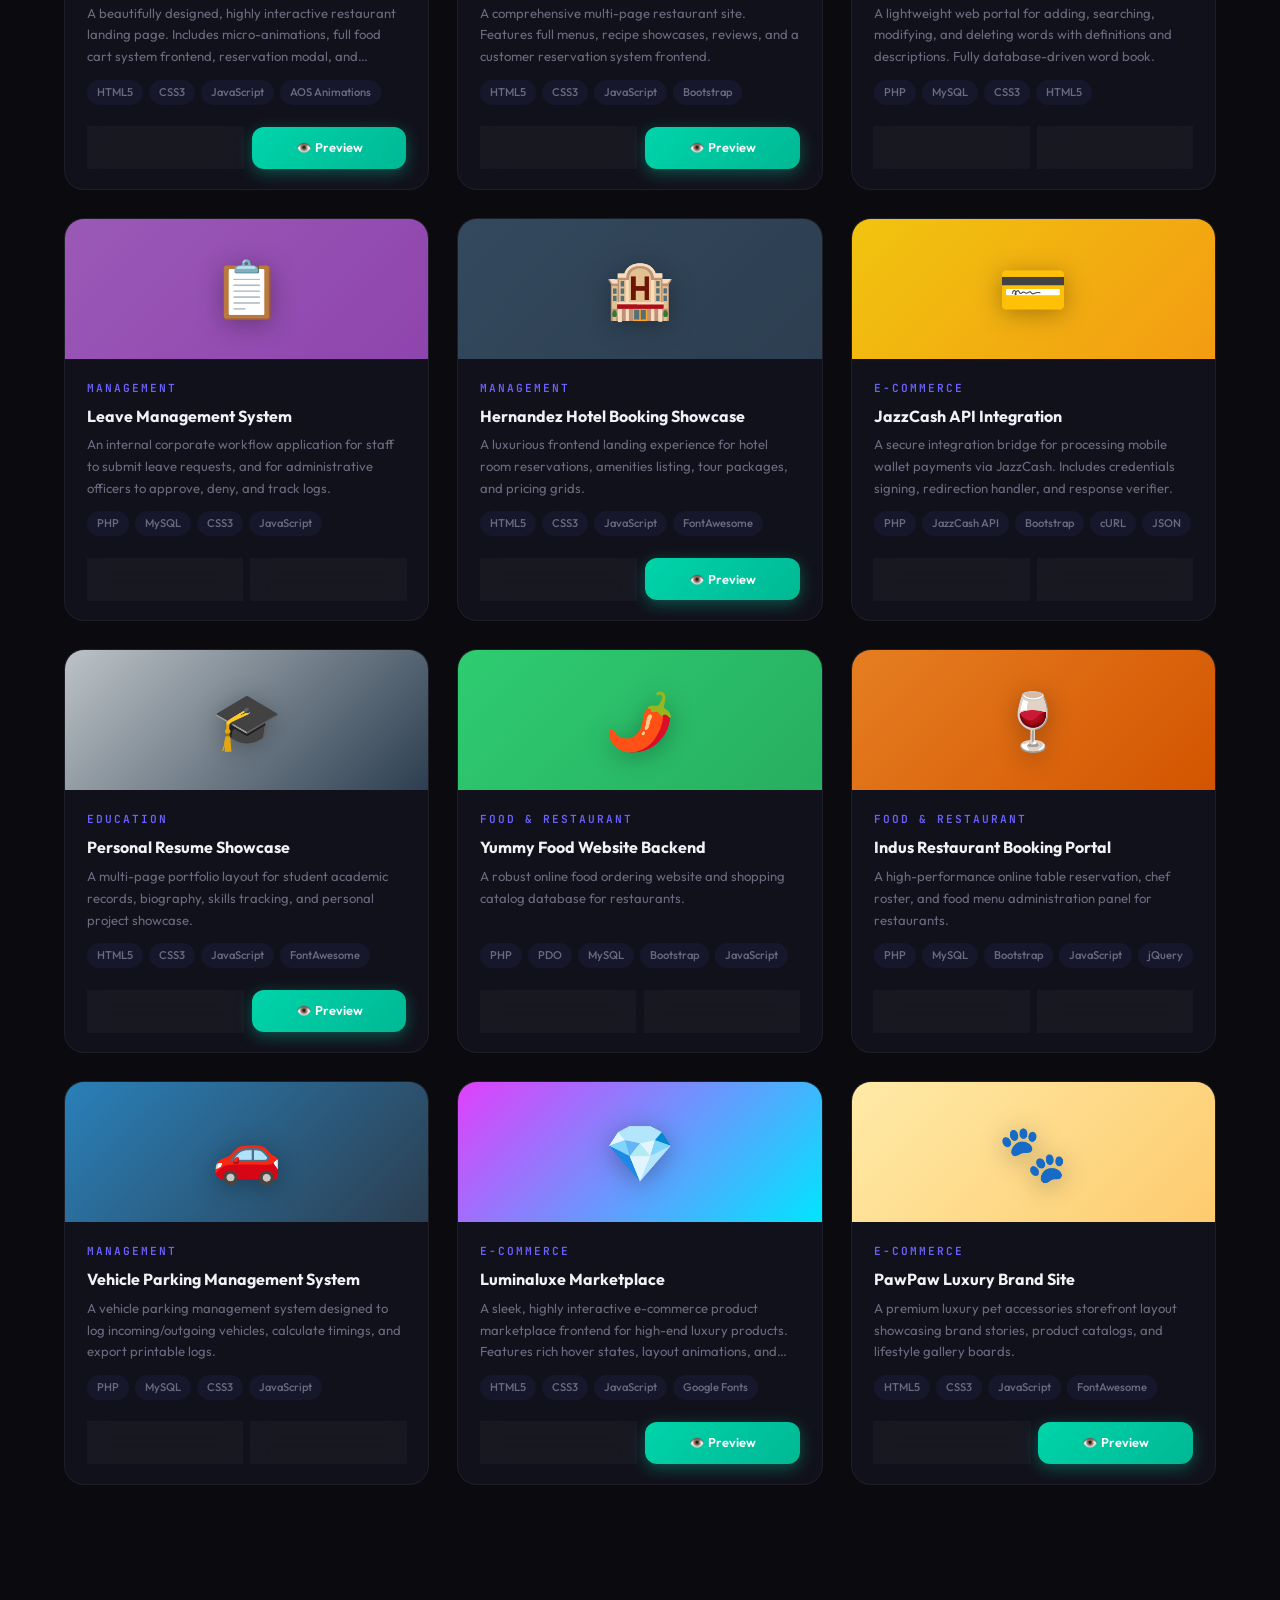
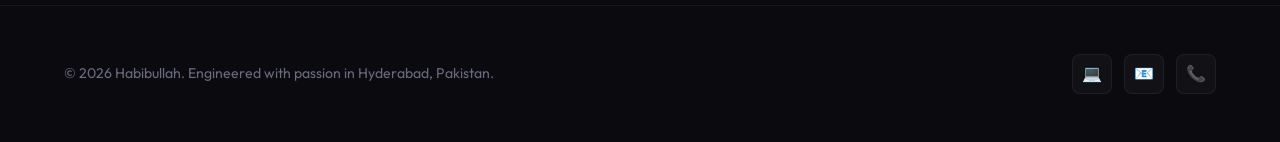
<file: projects.html>
<!DOCTYPE html>
<html lang="en">
<head>
  <meta charset="UTF-8">
  <meta name="viewport" content="width=device-width, initial-scale=1.0">
  <meta name="description" content="Habibullah's full project portfolio — 27+ production-grade applications spanning e-commerce, healthcare, education, food-tech, and Web3.">
  <title>Projects — Habibullah Portfolio</title>
  <link rel="stylesheet" href="style.css">
  <link rel="stylesheet" href="projects.css">
  <link rel="icon" type="image/svg+xml" href="data:image/svg+xml,<svg xmlns='http://www.w3.org/2000/svg' viewBox='0 0 100 100'><text y='.9em' font-size='90'>⚡</text></svg>">
</head>
<body>

<!-- ── Background Effects ── -->
<canvas id="particles-canvas"></canvas>
<div class="bg-gradient-orb orb-1"></div>
<div class="bg-gradient-orb orb-2"></div>
<div class="bg-gradient-orb orb-3"></div>

<!-- ── Navigation ── -->
<nav class="navbar" id="navbar">
  <div class="container">
    <a href="index.html#hero" class="nav-logo">H<span>.dev</span></a>
    <ul class="nav-links" id="navLinks">
      <li><a href="index.html#about">About</a></li>
      <li><a href="index.html#skills">Skills</a></li>
      <li><a href="index.html#projects" class="active">Projects</a></li>
      <li><a href="index.html#experience">Experience</a></li>
      <li><a href="index.html#education">Education</a></li>
      <li><a href="index.html#contact" class="nav-cta">Contact Me</a></li>
    </ul>
    <div class="nav-toggle" id="navToggle" aria-label="Toggle navigation">
      <span></span><span></span><span></span>
    </div>
  </div>
</nav>

<!-- ── Projects Hero Banner ── -->
<section class="projects-hero">
  <div class="container">
    <div class="projects-hero-content">
      <a href="index.html" class="back-link">← Back to Portfolio</a>
      <div class="section-label">Full Portfolio</div>
      <h1 class="projects-hero-title">
        My <span class="gradient-text">Projects</span>
      </h1>
      <p class="projects-hero-subtitle">
        27+ production-grade applications across e-commerce, healthcare, education, food-tech, Node.js, Flutter, and Web3. Each one built from scratch with real databases, real logic, and real attention to detail.
      </p>
      <div class="projects-hero-stats">
        <div class="phero-stat"><span class="phero-num">27+</span><span class="phero-label">Projects</span></div>
        <div class="phero-stat"><span class="phero-num">6</span><span class="phero-label">Live Previews</span></div>
        <div class="phero-stat"><span class="phero-num">10+</span><span class="phero-label">Technologies</span></div>
      </div>
    </div>
  </div>
</section>

<!-- ── Filter & Grid ── -->
<section class="projects-main">
  <div class="container">

    <!-- Filter Bar -->
    <div class="filter-bar" id="filterBar">
      <button class="filter-btn active" data-filter="all">All Projects</button>
      <button class="filter-btn" data-filter="ecommerce">E-Commerce</button>
      <button class="filter-btn" data-filter="healthcare">Healthcare</button>
      <button class="filter-btn" data-filter="education">Education</button>
      <button class="filter-btn" data-filter="food">Food &amp; Restaurant</button>
      <button class="filter-btn" data-filter="management">Management</button>
    </div>

    <!-- Results count -->
    <div class="filter-results" id="filterResults">Showing all 27 projects</div>

    <!-- Projects Grid -->
    <div class="all-projects-grid" id="allProjectsGrid">
      <!-- Injected by JS -->
    </div>

  </div>
</section>

<!-- ── Footer ── -->
<footer class="footer">
  <div class="container">
    <div class="footer-text">© 2026 Habibullah. Engineered with passion in Hyderabad, Pakistan.</div>
    <div class="footer-socials">
      <a href="https://github.com/Habibullah786123" target="_blank" class="footer-social" aria-label="GitHub">💻</a>
      <a href="mailto:javadsamoon@gmail.com" class="footer-social" aria-label="Email">📧</a>
      <a href="tel:+923043791443" class="footer-social" aria-label="Phone">📞</a>
    </div>
  </div>
</footer>

<!-- ── Back to Top ── -->
<button class="back-to-top" id="backToTop" aria-label="Back to top">↑</button>

<!-- ── Project Modal ── -->
<div class="modal-overlay" id="projectModal">
  <div class="modal">
    <div class="modal-header" id="modalHeader">
      <button class="modal-close" id="modalClose">✕</button>
    </div>
    <div class="modal-body" id="modalBody"></div>
  </div>
</div>

<script src="projects_data.js"></script>
<script src="projects-page.js"></script>
</body>
</html>
</file>
<file: style.css>
/* ═══════════════════════════════════════════════════════
   HABIBULLAH — Portfolio CSS
   Premium Dark Theme · Glassmorphism · Micro-Animations
   ═══════════════════════════════════════════════════════ */

@import url('https://fonts.googleapis.com/css2?family=Inter:wght@300;400;500;600;700;800;900&family=JetBrains+Mono:wght@400;500;600&family=Outfit:wght@300;400;500;600;700;800;900&display=swap');

/* ── CSS Custom Properties ── */
:root {
  --bg-primary: #0a0a0f;
  --bg-secondary: #12121a;
  --bg-tertiary: #1a1a2e;
  --bg-card: rgba(22, 22, 35, 0.6);
  --bg-glass: rgba(255, 255, 255, 0.03);
  --border-glass: rgba(255, 255, 255, 0.06);
  --text-primary: #f0f0f5;
  --text-secondary: #a0a0b8;
  --text-muted: #6b6b80;
  --accent-primary: #6c63ff;
  --accent-secondary: #00d4aa;
  --accent-tertiary: #ff6b6b;
  --accent-warm: #ffa726;
  --accent-pink: #e040fb;
  --gradient-primary: linear-gradient(135deg, #6c63ff 0%, #00d4aa 100%);
  --gradient-warm: linear-gradient(135deg, #ff6b6b 0%, #ffa726 100%);
  --gradient-cool: linear-gradient(135deg, #6c63ff 0%, #e040fb 100%);
  --gradient-bg: linear-gradient(180deg, #0a0a0f 0%, #12121a 50%, #0a0a0f 100%);
  --shadow-glow: 0 0 60px rgba(108, 99, 255, 0.15);
  --shadow-card: 0 8px 32px rgba(0, 0, 0, 0.3);
  --shadow-elevated: 0 20px 60px rgba(0, 0, 0, 0.5);
  --radius-sm: 8px;
  --radius-md: 12px;
  --radius-lg: 20px;
  --radius-xl: 28px;
  --radius-full: 50%;
  --transition-fast: 0.2s cubic-bezier(0.4, 0, 0.2, 1);
  --transition-smooth: 0.4s cubic-bezier(0.4, 0, 0.2, 1);
  --transition-spring: 0.6s cubic-bezier(0.34, 1.56, 0.64, 1);
  --font-primary: 'Outfit', sans-serif;
  --font-secondary: 'Inter', sans-serif;
  --font-mono: 'JetBrains Mono', monospace;
}

/* ── Reset & Base ── */
*, *::before, *::after {
  margin: 0;
  padding: 0;
  box-sizing: border-box;
}

html {
  scroll-behavior: smooth;
  scrollbar-width: thin;
  scrollbar-color: var(--accent-primary) var(--bg-secondary);
}

::-webkit-scrollbar {
  width: 6px;
}
::-webkit-scrollbar-track {
  background: var(--bg-secondary);
}
::-webkit-scrollbar-thumb {
  background: var(--accent-primary);
  border-radius: 3px;
}

body {
  font-family: var(--font-primary);
  background: var(--bg-primary);
  color: var(--text-primary);
  line-height: 1.7;
  overflow-x: hidden;
  -webkit-font-smoothing: antialiased;
  -moz-osx-font-smoothing: grayscale;
}

a {
  color: inherit;
  text-decoration: none;
}

img {
  max-width: 100%;
  display: block;
}

/* ── Utility ── */
.container {
  max-width: 1200px;
  margin: 0 auto;
  padding: 0 24px;
}

.section {
  padding: 120px 0;
  position: relative;
}

.section-label {
  font-family: var(--font-mono);
  font-size: 0.8rem;
  letter-spacing: 4px;
  text-transform: uppercase;
  color: var(--accent-primary);
  margin-bottom: 12px;
  display: flex;
  align-items: center;
  gap: 12px;
}

.section-label::before {
  content: '';
  width: 32px;
  height: 2px;
  background: var(--accent-primary);
  display: inline-block;
}

.section-title {
  font-size: clamp(2rem, 4vw, 3.2rem);
  font-weight: 800;
  line-height: 1.15;
  margin-bottom: 20px;
  letter-spacing: -0.02em;
}

.section-title .gradient-text {
  background: var(--gradient-primary);
  -webkit-background-clip: text;
  -webkit-text-fill-color: transparent;
  background-clip: text;
}

.section-subtitle {
  font-size: 1.1rem;
  color: var(--text-secondary);
  max-width: 600px;
  line-height: 1.8;
}

/* ── Animated Background ── */
#particles-canvas {
  position: fixed;
  top: 0;
  left: 0;
  width: 100%;
  height: 100%;
  z-index: 0;
  pointer-events: none;
}

.bg-gradient-orb {
  position: fixed;
  border-radius: 50%;
  filter: blur(120px);
  opacity: 0.12;
  z-index: 0;
  pointer-events: none;
}

.orb-1 {
  width: 600px;
  height: 600px;
  background: var(--accent-primary);
  top: -200px;
  right: -200px;
  animation: orbFloat1 20s ease-in-out infinite;
}

.orb-2 {
  width: 500px;
  height: 500px;
  background: var(--accent-secondary);
  bottom: -150px;
  left: -150px;
  animation: orbFloat2 25s ease-in-out infinite;
}

.orb-3 {
  width: 400px;
  height: 400px;
  background: var(--accent-pink);
  top: 50%;
  left: 50%;
  transform: translate(-50%, -50%);
  animation: orbFloat3 30s ease-in-out infinite;
}

@keyframes orbFloat1 {
  0%, 100% { transform: translate(0, 0); }
  33% { transform: translate(-80px, 80px); }
  66% { transform: translate(40px, -40px); }
}

@keyframes orbFloat2 {
  0%, 100% { transform: translate(0, 0); }
  33% { transform: translate(60px, -60px); }
  66% { transform: translate(-40px, 40px); }
}

@keyframes orbFloat3 {
  0%, 100% { transform: translate(-50%, -50%) scale(1); }
  50% { transform: translate(-50%, -50%) scale(1.2); }
}

/* ── Navigation ── */
.navbar {
  position: fixed;
  top: 0;
  left: 0;
  width: 100%;
  z-index: 1000;
  padding: 16px 0;
  transition: var(--transition-smooth);
}

.navbar.scrolled {
  background: rgba(10, 10, 15, 0.85);
  backdrop-filter: blur(20px);
  -webkit-backdrop-filter: blur(20px);
  border-bottom: 1px solid var(--border-glass);
  padding: 10px 0;
}

.navbar .container {
  display: flex;
  align-items: center;
  justify-content: space-between;
}

.nav-logo {
  font-size: 1.5rem;
  font-weight: 800;
  letter-spacing: -0.02em;
  background: var(--gradient-primary);
  -webkit-background-clip: text;
  -webkit-text-fill-color: transparent;
  background-clip: text;
}

.nav-logo span {
  font-weight: 400;
  opacity: 0.6;
}

.nav-links {
  display: flex;
  align-items: center;
  gap: 8px;
  list-style: none;
}

.nav-links a {
  padding: 8px 18px;
  font-size: 0.88rem;
  font-weight: 500;
  color: var(--text-secondary);
  border-radius: var(--radius-sm);
  transition: var(--transition-fast);
  position: relative;
}

.nav-links a:hover,
.nav-links a.active {
  color: var(--text-primary);
  background: var(--bg-glass);
}

.nav-links a.active::after {
  content: '';
  position: absolute;
  bottom: 0;
  left: 50%;
  transform: translateX(-50%);
  width: 20px;
  height: 2px;
  background: var(--accent-primary);
  border-radius: 1px;
}

.nav-cta {
  background: var(--gradient-primary) !important;
  color: var(--text-primary) !important;
  font-weight: 600 !important;
  padding: 10px 24px !important;
  border-radius: var(--radius-sm) !important;
  box-shadow: 0 4px 20px rgba(108, 99, 255, 0.3);
  transition: var(--transition-smooth) !important;
}

.nav-cta:hover {
  transform: translateY(-2px);
  box-shadow: 0 8px 30px rgba(108, 99, 255, 0.4) !important;
}

.nav-toggle {
  display: none;
  flex-direction: column;
  gap: 5px;
  cursor: pointer;
  padding: 8px;
  z-index: 1001;
}

.nav-toggle span {
  width: 24px;
  height: 2px;
  background: var(--text-primary);
  border-radius: 2px;
  transition: var(--transition-smooth);
}

.nav-toggle.active span:nth-child(1) {
  transform: rotate(45deg) translate(5px, 5px);
}
.nav-toggle.active span:nth-child(2) {
  opacity: 0;
}
.nav-toggle.active span:nth-child(3) {
  transform: rotate(-45deg) translate(5px, -5px);
}

/* ── Hero Section ── */
.hero {
  min-height: 100vh;
  display: flex;
  align-items: center;
  position: relative;
  padding-top: 80px;
  overflow: hidden;
}

.hero .container {
  display: grid;
  grid-template-columns: 1fr 1fr;
  gap: 60px;
  align-items: center;
  position: relative;
  z-index: 2;
}

.hero-badge {
  display: inline-flex;
  align-items: center;
  gap: 8px;
  padding: 6px 16px;
  background: var(--bg-glass);
  border: 1px solid var(--border-glass);
  border-radius: var(--radius-xl);
  font-size: 0.82rem;
  font-weight: 500;
  color: var(--accent-secondary);
  margin-bottom: 24px;
  animation: fadeInUp 0.8s ease-out;
}

.hero-badge .pulse {
  width: 8px;
  height: 8px;
  background: var(--accent-secondary);
  border-radius: 50%;
  animation: pulse 2s ease-in-out infinite;
}

@keyframes pulse {
  0%, 100% { opacity: 1; transform: scale(1); }
  50% { opacity: 0.5; transform: scale(1.5); }
}

.hero-title {
  font-size: clamp(2.8rem, 5.5vw, 4.5rem);
  font-weight: 900;
  line-height: 1.05;
  letter-spacing: -0.03em;
  margin-bottom: 24px;
  animation: fadeInUp 0.8s ease-out 0.1s both;
}

.hero-title .line {
  display: block;
}

.hero-title .gradient-text {
  background: var(--gradient-primary);
  -webkit-background-clip: text;
  -webkit-text-fill-color: transparent;
  background-clip: text;
}

.hero-description {
  font-size: 1.1rem;
  color: var(--text-secondary);
  max-width: 520px;
  line-height: 1.8;
  margin-bottom: 40px;
  animation: fadeInUp 0.8s ease-out 0.2s both;
}

.hero-actions {
  display: flex;
  gap: 16px;
  flex-wrap: wrap;
  animation: fadeInUp 0.8s ease-out 0.3s both;
}

.btn {
  display: inline-flex;
  align-items: center;
  gap: 10px;
  padding: 14px 32px;
  border-radius: var(--radius-md);
  font-size: 0.95rem;
  font-weight: 600;
  font-family: var(--font-primary);
  cursor: pointer;
  border: none;
  transition: var(--transition-smooth);
  position: relative;
  overflow: hidden;
}

.btn-primary {
  background: var(--gradient-primary);
  color: white;
  box-shadow: 0 4px 24px rgba(108, 99, 255, 0.35);
}

.btn-primary:hover {
  transform: translateY(-3px);
  box-shadow: 0 8px 40px rgba(108, 99, 255, 0.5);
}

.btn-secondary {
  background: var(--bg-glass);
  color: var(--text-primary);
  border: 1px solid var(--border-glass);
  backdrop-filter: blur(10px);
}

.btn-secondary:hover {
  background: rgba(255, 255, 255, 0.08);
  border-color: rgba(255, 255, 255, 0.12);
  transform: translateY(-3px);
}

.btn .btn-icon {
  font-size: 1.1em;
  transition: var(--transition-fast);
}

.btn:hover .btn-icon {
  transform: translateX(3px);
}

.hero-stats {
  display: flex;
  gap: 40px;
  margin-top: 48px;
  animation: fadeInUp 0.8s ease-out 0.4s both;
}

.stat-item {
  text-align: left;
}

.stat-number {
  font-size: 2rem;
  font-weight: 800;
  background: var(--gradient-primary);
  -webkit-background-clip: text;
  -webkit-text-fill-color: transparent;
  background-clip: text;
  line-height: 1;
}

.stat-label {
  font-size: 0.82rem;
  color: var(--text-muted);
  margin-top: 4px;
  font-weight: 500;
}

/* Hero Visual */
.hero-visual {
  position: relative;
  display: flex;
  align-items: center;
  justify-content: center;
  animation: fadeIn 1s ease-out 0.5s both;
}

.hero-avatar-wrapper {
  position: relative;
  width: 380px;
  height: 380px;
}

.hero-avatar-ring {
  position: absolute;
  inset: -20px;
  border-radius: 50%;
  border: 2px solid transparent;
  background: var(--gradient-primary) border-box;
  -webkit-mask: linear-gradient(#fff 0 0) padding-box, linear-gradient(#fff 0 0);
  -webkit-mask-composite: xor;
  mask-composite: exclude;
  animation: spinSlow 15s linear infinite;
}

.hero-avatar-ring-2 {
  position: absolute;
  inset: -40px;
  border-radius: 50%;
  border: 1px solid transparent;
  background: var(--gradient-cool) border-box;
  -webkit-mask: linear-gradient(#fff 0 0) padding-box, linear-gradient(#fff 0 0);
  -webkit-mask-composite: xor;
  mask-composite: exclude;
  animation: spinSlow 20s linear infinite reverse;
  opacity: 0.5;
}

@keyframes spinSlow {
  from { transform: rotate(0deg); }
  to { transform: rotate(360deg); }
}

.hero-avatar {
  width: 380px;
  height: 380px;
  border-radius: 50%;
  background: var(--gradient-primary);
  display: flex;
  align-items: center;
  justify-content: center;
  font-size: 8rem;
  font-weight: 900;
  color: white;
  text-shadow: 0 4px 20px rgba(0,0,0,0.3);
  position: relative;
  overflow: hidden;
}

.hero-avatar::after {
  content: '';
  position: absolute;
  inset: 0;
  background: linear-gradient(135deg, rgba(255,255,255,0.15) 0%, transparent 50%);
  border-radius: 50%;
}

.hero-floating-card {
  position: absolute;
  background: var(--bg-card);
  backdrop-filter: blur(16px);
  border: 1px solid var(--border-glass);
  border-radius: var(--radius-md);
  padding: 12px 18px;
  display: flex;
  align-items: center;
  gap: 10px;
  font-size: 0.82rem;
  font-weight: 500;
  box-shadow: var(--shadow-card);
  animation: floatCard 6s ease-in-out infinite;
  z-index: 3;
}

.hero-floating-card:nth-child(2) { animation-delay: -2s; }
.hero-floating-card:nth-child(3) { animation-delay: -4s; }

@keyframes floatCard {
  0%, 100% { transform: translateY(0); }
  50% { transform: translateY(-12px); }
}

.floating-card-icon {
  width: 36px;
  height: 36px;
  border-radius: var(--radius-sm);
  display: flex;
  align-items: center;
  justify-content: center;
  font-size: 1rem;
}

.card-top-right {
  top: 20px;
  right: -30px;
}

.card-bottom-left {
  bottom: 40px;
  left: -40px;
}

.card-mid-right {
  bottom: 140px;
  right: -50px;
}

/* ── About Section ── */
.about-grid {
  display: grid;
  grid-template-columns: 1fr 1fr;
  gap: 60px;
  align-items: start;
  margin-top: 48px;
}

.about-text {
  font-size: 1.05rem;
  color: var(--text-secondary);
  line-height: 1.9;
  margin-bottom: 32px;
}

.about-highlights {
  display: grid;
  grid-template-columns: 1fr 1fr;
  gap: 16px;
}

.highlight-card {
  padding: 20px;
  background: var(--bg-card);
  border: 1px solid var(--border-glass);
  border-radius: var(--radius-md);
  transition: var(--transition-smooth);
}

.highlight-card:hover {
  border-color: var(--accent-primary);
  transform: translateY(-4px);
  box-shadow: var(--shadow-glow);
}

.highlight-icon {
  font-size: 1.5rem;
  margin-bottom: 12px;
}

.highlight-title {
  font-size: 0.9rem;
  font-weight: 700;
  margin-bottom: 4px;
}

.highlight-desc {
  font-size: 0.78rem;
  color: var(--text-muted);
  line-height: 1.5;
}

/* ── Skills Section ── */
.skills-grid {
  display: grid;
  grid-template-columns: repeat(3, 1fr);
  gap: 24px;
  margin-top: 48px;
}

.skill-card {
  padding: 32px;
  background: var(--bg-card);
  border: 1px solid var(--border-glass);
  border-radius: var(--radius-lg);
  transition: var(--transition-smooth);
  position: relative;
  overflow: hidden;
}

.skill-card::before {
  content: '';
  position: absolute;
  top: 0;
  left: 0;
  right: 0;
  height: 3px;
  background: var(--gradient-primary);
  transform: scaleX(0);
  transform-origin: left;
  transition: var(--transition-smooth);
}

.skill-card:hover::before {
  transform: scaleX(1);
}

.skill-card:hover {
  border-color: rgba(108, 99, 255, 0.2);
  transform: translateY(-6px);
  box-shadow: var(--shadow-glow);
}

.skill-card-icon {
  width: 48px;
  height: 48px;
  border-radius: var(--radius-md);
  display: flex;
  align-items: center;
  justify-content: center;
  font-size: 1.4rem;
  margin-bottom: 20px;
}

.skill-card-title {
  font-size: 1.1rem;
  font-weight: 700;
  margin-bottom: 12px;
}

.skill-tags {
  display: flex;
  flex-wrap: wrap;
  gap: 8px;
  margin-top: 16px;
}

.skill-tag {
  padding: 4px 12px;
  background: rgba(108, 99, 255, 0.1);
  border: 1px solid rgba(108, 99, 255, 0.15);
  border-radius: var(--radius-xl);
  font-size: 0.75rem;
  font-weight: 500;
  color: var(--accent-primary);
  transition: var(--transition-fast);
}

.skill-tag:hover {
  background: rgba(108, 99, 255, 0.2);
}

.skill-bar-wrapper {
  margin-top: 16px;
}

.skill-bar-label {
  display: flex;
  justify-content: space-between;
  font-size: 0.78rem;
  color: var(--text-muted);
  margin-bottom: 6px;
}

.skill-bar {
  height: 4px;
  background: rgba(255, 255, 255, 0.05);
  border-radius: 2px;
  overflow: hidden;
  margin-bottom: 10px;
}

.skill-bar-fill {
  height: 100%;
  border-radius: 2px;
  background: var(--gradient-primary);
  width: 0;
  transition: width 1.5s cubic-bezier(0.4, 0, 0.2, 1);
}

.skill-bar-fill.animated {
  /* Width set via inline style */
}

/* ── Projects Section ── */
.projects-filter {
  display: flex;
  gap: 8px;
  flex-wrap: wrap;
  margin-top: 32px;
  margin-bottom: 40px;
}

.filter-btn {
  padding: 8px 20px;
  background: var(--bg-glass);
  border: 1px solid var(--border-glass);
  border-radius: var(--radius-xl);
  font-size: 0.85rem;
  font-weight: 500;
  color: var(--text-secondary);
  cursor: pointer;
  font-family: var(--font-primary);
  transition: var(--transition-fast);
}

.filter-btn:hover,
.filter-btn.active {
  background: var(--accent-primary);
  color: white;
  border-color: var(--accent-primary);
}

.projects-grid {
  display: grid;
  grid-template-columns: repeat(auto-fill, minmax(360px, 1fr));
  gap: 28px;
}

.project-card {
  background: var(--bg-card);
  border: 1px solid var(--border-glass);
  border-radius: var(--radius-lg);
  overflow: hidden;
  transition: var(--transition-smooth);
  position: relative;
  cursor: pointer;
}

.project-card:hover {
  border-color: rgba(108, 99, 255, 0.25);
  transform: translateY(-8px);
  box-shadow: var(--shadow-elevated);
}

.project-card-header {
  height: 200px;
  position: relative;
  overflow: hidden;
}

.project-card-gradient {
  position: absolute;
  inset: 0;
  display: flex;
  align-items: center;
  justify-content: center;
  font-size: 3rem;
}

.project-card-overlay {
  position: absolute;
  inset: 0;
  background: rgba(0, 0, 0, 0.7);
  backdrop-filter: blur(4px);
  display: flex;
  align-items: center;
  justify-content: center;
  gap: 16px;
  opacity: 0;
  transition: var(--transition-smooth);
}

.project-card:hover .project-card-overlay {
  opacity: 1;
}

.project-card-overlay .btn {
  padding: 10px 20px;
  font-size: 0.82rem;
}

.project-card-body {
  padding: 24px;
}

.project-card-category {
  font-size: 0.72rem;
  font-weight: 600;
  text-transform: uppercase;
  letter-spacing: 2px;
  color: var(--accent-secondary);
  margin-bottom: 10px;
}

.project-card-title {
  font-size: 1.2rem;
  font-weight: 700;
  margin-bottom: 10px;
  transition: var(--transition-fast);
}

.project-card:hover .project-card-title {
  color: var(--accent-primary);
}

.project-card-desc {
  font-size: 0.88rem;
  color: var(--text-secondary);
  line-height: 1.6;
  margin-bottom: 16px;
  display: -webkit-box;
  -webkit-line-clamp: 3;
  -webkit-box-orient: vertical;
  overflow: hidden;
}

.project-card-tech {
  display: flex;
  flex-wrap: wrap;
  gap: 6px;
}

.tech-pill {
  padding: 3px 10px;
  background: rgba(108, 99, 255, 0.08);
  border-radius: var(--radius-xl);
  font-size: 0.7rem;
  font-weight: 500;
  color: var(--text-muted);
}

/* ── Experience Timeline ── */
.timeline {
  margin-top: 48px;
  position: relative;
  padding-left: 40px;
}

.timeline::before {
  content: '';
  position: absolute;
  left: 12px;
  top: 0;
  bottom: 0;
  width: 2px;
  background: linear-gradient(to bottom, var(--accent-primary), var(--accent-secondary), transparent);
}

.timeline-item {
  position: relative;
  padding-bottom: 48px;
}

.timeline-item:last-child {
  padding-bottom: 0;
}

.timeline-dot {
  position: absolute;
  left: -34px;
  top: 6px;
  width: 14px;
  height: 14px;
  border-radius: 50%;
  background: var(--accent-primary);
  border: 3px solid var(--bg-primary);
  box-shadow: 0 0 0 3px rgba(108, 99, 255, 0.2);
}

.timeline-card {
  padding: 28px;
  background: var(--bg-card);
  border: 1px solid var(--border-glass);
  border-radius: var(--radius-lg);
  transition: var(--transition-smooth);
}

.timeline-card:hover {
  border-color: rgba(108, 99, 255, 0.2);
  transform: translateX(8px);
}

.timeline-date {
  font-size: 0.78rem;
  font-weight: 600;
  color: var(--accent-primary);
  font-family: var(--font-mono);
  margin-bottom: 8px;
}

.timeline-title {
  font-size: 1.2rem;
  font-weight: 700;
  margin-bottom: 4px;
}

.timeline-company {
  font-size: 0.88rem;
  color: var(--accent-secondary);
  margin-bottom: 14px;
  font-weight: 500;
}

.timeline-desc {
  font-size: 0.88rem;
  color: var(--text-secondary);
  line-height: 1.7;
}

.timeline-desc ul {
  list-style: none;
  padding: 0;
}

.timeline-desc ul li {
  padding-left: 20px;
  position: relative;
  margin-bottom: 6px;
}

.timeline-desc ul li::before {
  content: '▹';
  position: absolute;
  left: 0;
  color: var(--accent-primary);
}

/* ── Languages Section ── */
.languages-grid {
  display: grid;
  grid-template-columns: repeat(auto-fill, minmax(250px, 1fr));
  gap: 20px;
  margin-top: 48px;
}

.language-card {
  padding: 24px;
  background: var(--bg-card);
  border: 1px solid var(--border-glass);
  border-radius: var(--radius-lg);
  display: flex;
  align-items: center;
  gap: 20px;
  transition: var(--transition-smooth);
}

.language-card:hover {
  border-color: rgba(108, 99, 255, 0.2);
  transform: translateY(-4px);
}

.lang-flag {
  font-size: 2.2rem;
  line-height: 1;
}

.lang-info {
  flex: 1;
}

.lang-name {
  font-weight: 700;
  margin-bottom: 4px;
}

.lang-level {
  font-size: 0.78rem;
  color: var(--text-muted);
  margin-bottom: 8px;
}

.lang-bar {
  height: 4px;
  background: rgba(255, 255, 255, 0.05);
  border-radius: 2px;
  overflow: hidden;
}

.lang-bar-fill {
  height: 100%;
  border-radius: 2px;
  background: var(--gradient-primary);
  transition: width 1.5s cubic-bezier(0.4, 0, 0.2, 1);
  width: 0;
}




/* ── Contact Section ── */
.contact-grid {
  display: grid;
  grid-template-columns: 1fr 1fr;
  gap: 48px;
  margin-top: 48px;
}

.contact-info-cards {
  display: flex;
  flex-direction: column;
  gap: 16px;
}

.contact-card {
  padding: 24px;
  background: var(--bg-card);
  border: 1px solid var(--border-glass);
  border-radius: var(--radius-md);
  display: flex;
  align-items: center;
  gap: 18px;
  transition: var(--transition-smooth);
  cursor: pointer;
}

.contact-card:hover {
  border-color: var(--accent-primary);
  transform: translateX(8px);
}

.contact-icon {
  width: 48px;
  height: 48px;
  border-radius: var(--radius-md);
  display: flex;
  align-items: center;
  justify-content: center;
  font-size: 1.2rem;
  flex-shrink: 0;
}

.contact-label {
  font-size: 0.78rem;
  color: var(--text-muted);
  margin-bottom: 2px;
}

.contact-value {
  font-weight: 600;
  font-size: 0.95rem;
}

.contact-form {
  display: flex;
  flex-direction: column;
  gap: 16px;
}

.form-row {
  display: grid;
  grid-template-columns: 1fr 1fr;
  gap: 16px;
}

.form-group {
  display: flex;
  flex-direction: column;
}

.form-group label {
  font-size: 0.82rem;
  font-weight: 600;
  margin-bottom: 8px;
  color: var(--text-secondary);
}

.form-input,
.form-textarea {
  padding: 14px 18px;
  background: var(--bg-card);
  border: 1px solid var(--border-glass);
  border-radius: var(--radius-sm);
  font-size: 0.92rem;
  color: var(--text-primary);
  font-family: var(--font-primary);
  transition: var(--transition-fast);
  outline: none;
}

.form-input:focus,
.form-textarea:focus {
  border-color: var(--accent-primary);
  box-shadow: 0 0 0 3px rgba(108, 99, 255, 0.1);
}

.form-textarea {
  resize: vertical;
  min-height: 140px;
}

/* ── Footer ── */
.footer {
  padding: 48px 0;
  border-top: 1px solid var(--border-glass);
  position: relative;
  z-index: 2;
}

.footer .container {
  display: flex;
  justify-content: space-between;
  align-items: center;
  flex-wrap: wrap;
  gap: 20px;
}

.footer-text {
  font-size: 0.88rem;
  color: var(--text-muted);
}

.footer-socials {
  display: flex;
  gap: 12px;
}

.footer-social {
  width: 40px;
  height: 40px;
  border-radius: var(--radius-sm);
  background: var(--bg-glass);
  border: 1px solid var(--border-glass);
  display: flex;
  align-items: center;
  justify-content: center;
  font-size: 1rem;
  transition: var(--transition-fast);
}

.footer-social:hover {
  background: var(--accent-primary);
  border-color: var(--accent-primary);
  transform: translateY(-3px);
}




/* ── Featured Projects (Homepage 3-card grid) ── */
.featured-grid {
  display: grid;
  grid-template-columns: repeat(3, 1fr);
  gap: 28px;
  margin-top: 48px;
}

.featured-card {
  background: var(--bg-card);
  border: 1px solid var(--border-glass);
  border-radius: var(--radius-lg);
  overflow: hidden;
  transition: var(--transition-smooth);
  cursor: pointer;
  display: flex;
  flex-direction: column;
}

.featured-card:hover {
  border-color: rgba(108, 99, 255, 0.3);
  transform: translateY(-10px);
  box-shadow: 0 28px 70px rgba(0, 0, 0, 0.45), 0 0 50px rgba(108, 99, 255, 0.12);
}

.featured-card-header {
  height: 180px;
  position: relative;
  overflow: hidden;
  display: flex;
  align-items: center;
  justify-content: center;
}

.featured-card-icon {
  font-size: 4rem;
  filter: drop-shadow(0 4px 16px rgba(0,0,0,0.3));
  transition: var(--transition-smooth);
}

.featured-card:hover .featured-card-icon {
  transform: scale(1.2);
}

.featured-card-overlay {
  position: absolute;
  inset: 0;
  background: rgba(0, 0, 0, 0.65);
  backdrop-filter: blur(4px);
  display: flex;
  align-items: center;
  justify-content: center;
  gap: 12px;
  opacity: 0;
  transition: var(--transition-smooth);
}

.featured-card:hover .featured-card-overlay {
  opacity: 1;
}

.featured-card-overlay .btn {
  padding: 10px 20px;
  font-size: 0.82rem;
}

.featured-card-body {
  padding: 24px;
  flex: 1;
  display: flex;
  flex-direction: column;
  gap: 8px;
}

.featured-card-category {
  font-size: 0.72rem;
  font-weight: 600;
  text-transform: uppercase;
  letter-spacing: 2px;
  color: var(--accent-secondary);
  font-family: var(--font-mono);
}

.featured-card-title {
  font-size: 1.1rem;
  font-weight: 700;
  color: var(--text-primary);
  transition: var(--transition-fast);
}

.featured-card:hover .featured-card-title {
  color: var(--accent-primary);
}

.featured-card-desc {
  font-size: 0.85rem;
  color: var(--text-secondary);
  line-height: 1.65;
  display: -webkit-box;
  -webkit-line-clamp: 3;
  -webkit-box-orient: vertical;
  overflow: hidden;
}

/* ── View All Button ── */
.view-all-wrapper {
  text-align: center;
  margin-top: 56px;
  display: flex;
  flex-direction: column;
  align-items: center;
  gap: 12px;
}

.btn-view-all {
  display: inline-flex;
  align-items: center;
  gap: 12px;
  padding: 16px 40px;
  font-size: 1rem;
  font-weight: 700;
  font-family: var(--font-primary);
  background: transparent;
  border: 2px solid var(--accent-primary);
  color: var(--accent-primary);
  border-radius: var(--radius-md);
  cursor: pointer;
  transition: var(--transition-smooth);
  position: relative;
  overflow: hidden;
}

.btn-view-all::before {
  content: '';
  position: absolute;
  inset: 0;
  background: var(--gradient-primary);
  opacity: 0;
  transition: var(--transition-smooth);
}

.btn-view-all:hover::before {
  opacity: 1;
}

.btn-view-all:hover {
  color: white;
  border-color: transparent;
  transform: translateY(-3px);
  box-shadow: 0 12px 40px rgba(108, 99, 255, 0.4);
}

.btn-view-all .btn-icon {
  font-size: 1.1em;
  position: relative;
  z-index: 1;
  transition: var(--transition-fast);
}

.btn-view-all:hover .btn-icon {
  transform: translateX(4px);
}

.btn-view-all span:first-child {
  position: relative;
  z-index: 1;
}

.view-all-note {
  font-size: 0.82rem;
  color: var(--text-muted);
  font-family: var(--font-mono);
}

/* ── Preview Button (small) ── */
.btn-preview-sm {
  display: inline-flex;
  align-items: center;
  gap: 6px;
  padding: 10px 20px;
  font-size: 0.82rem;
  font-weight: 600;
  font-family: var(--font-primary);
  background: linear-gradient(135deg, #00d4aa 0%, #00b894 100%);
  color: white;
  border: none;
  border-radius: var(--radius-md);
  cursor: pointer;
  transition: var(--transition-smooth);
  box-shadow: 0 4px 16px rgba(0, 212, 170, 0.3);
}

.btn-preview-sm:hover {
  transform: translateY(-2px);
  box-shadow: 0 8px 28px rgba(0, 212, 170, 0.5);
}

/* ── Education Stack (multi-card) ── */
.education-stack {
  display: flex;
  flex-direction: column;
  gap: 24px;
  margin-top: 48px;
}

.education-card {
  padding: 36px;
  background: var(--bg-card);
  border: 1px solid var(--border-glass);
  border-radius: var(--radius-lg);
  position: relative;
  overflow: hidden;
  transition: var(--transition-smooth);
}

.education-card::before {
  content: '';
  position: absolute;
  top: 0;
  left: 0;
  right: 0;
  height: 4px;
  background: var(--gradient-primary);
}

.education-card:hover {
  border-color: rgba(108, 99, 255, 0.2);
  transform: translateX(6px);
}

.edu-header {
  display: flex;
  align-items: flex-start;
  gap: 20px;
  margin-bottom: 20px;
}

.edu-icon {
  width: 56px;
  height: 56px;
  border-radius: var(--radius-md);
  background: rgba(108, 99, 255, 0.1);
  display: flex;
  align-items: center;
  justify-content: center;
  font-size: 1.5rem;
  flex-shrink: 0;
}

.edu-degree {
  font-size: 1.15rem;
  font-weight: 700;
  margin-bottom: 4px;
}

.edu-school {
  font-size: 0.92rem;
  color: var(--accent-secondary);
  font-weight: 500;
  margin-bottom: 8px;
}

.edu-year-badge {
  display: inline-block;
  padding: 3px 12px;
  background: rgba(108, 99, 255, 0.1);
  border: 1px solid rgba(108, 99, 255, 0.2);
  border-radius: var(--radius-xl);
  font-size: 0.72rem;
  font-weight: 600;
  color: var(--accent-primary);
  font-family: var(--font-mono);
  letter-spacing: 1px;
}

.edu-details {
  display: grid;
  grid-template-columns: repeat(auto-fit, minmax(160px, 1fr));
  gap: 16px;
  margin-top: 16px;
}

.edu-detail {
  padding: 14px 16px;
  background: rgba(255, 255, 255, 0.02);
  border-radius: var(--radius-sm);
  border: 1px solid rgba(255, 255, 255, 0.04);
}

.edu-detail-label {
  font-size: 0.7rem;
  text-transform: uppercase;
  letter-spacing: 1.5px;
  color: var(--text-muted);
  margin-bottom: 4px;
}

.edu-detail-value {
  font-weight: 600;
  font-size: 0.92rem;
}

/* Grade Colors */
.grade-a {
  color: var(--accent-secondary);
}

.grade-b {
  color: var(--accent-warm);
}

.edu-extras {
  margin-top: 24px;
  padding-top: 24px;
  border-top: 1px solid var(--border-glass);
}

.edu-extras-title {
  font-size: 0.88rem;
  font-weight: 700;
  margin-bottom: 12px;
  color: var(--accent-warm);
}

.edu-extras ul {
  list-style: none;
}

.edu-extras ul li {
  padding: 6px 0 6px 20px;
  position: relative;
  font-size: 0.88rem;
  color: var(--text-secondary);
}

.edu-extras ul li::before {
  content: '⚡';
  position: absolute;
  left: 0;
  font-size: 0.75rem;
}

/* ── Animations ── */
@keyframes fadeInUp {
  from { opacity: 0; transform: translateY(30px); }
  to { opacity: 1; transform: translateY(0); }
}

@keyframes fadeIn {
  from { opacity: 0; }
  to { opacity: 1; }
}

.reveal {
  opacity: 0;
  transform: translateY(40px);
  transition: opacity 0.8s ease, transform 0.8s ease;
}

.reveal.visible {
  opacity: 1;
  transform: translateY(0);
}

/* ── Modal ── */
.modal-overlay {
  position: fixed;
  inset: 0;
  background: rgba(0, 0, 0, 0.7);
  backdrop-filter: blur(8px);
  z-index: 2000;
  display: flex;
  align-items: center;
  justify-content: center;
  opacity: 0;
  pointer-events: none;
  transition: var(--transition-smooth);
  padding: 20px;
}

.modal-overlay.active {
  opacity: 1;
  pointer-events: all;
}

.modal {
  background: var(--bg-secondary);
  border: 1px solid var(--border-glass);
  border-radius: var(--radius-lg);
  max-width: 700px;
  width: 100%;
  max-height: 90vh;
  overflow-y: auto;
  transform: scale(0.9) translateY(20px);
  transition: var(--transition-spring);
}

.modal-overlay.active .modal {
  transform: scale(1) translateY(0);
}

.modal-header {
  height: 200px;
  position: relative;
  display: flex;
  align-items: center;
  justify-content: center;
  font-size: 4rem;
  border-radius: var(--radius-lg) var(--radius-lg) 0 0;
}

.modal-close {
  position: absolute;
  top: 16px;
  right: 16px;
  width: 36px;
  height: 36px;
  border-radius: 50%;
  background: rgba(0,0,0,0.5);
  border: none;
  color: white;
  font-size: 1.2rem;
  cursor: pointer;
  display: flex;
  align-items: center;
  justify-content: center;
  transition: var(--transition-fast);
  z-index: 2;
}

.modal-close:hover {
  background: var(--accent-tertiary);
}

.modal-body {
  padding: 32px;
}

.modal-title {
  font-size: 1.6rem;
  font-weight: 800;
  margin-bottom: 8px;
}

.modal-category {
  font-size: 0.8rem;
  font-weight: 600;
  color: var(--accent-secondary);
  text-transform: uppercase;
  letter-spacing: 2px;
  margin-bottom: 20px;
}

.modal-desc {
  font-size: 0.95rem;
  color: var(--text-secondary);
  line-height: 1.8;
  margin-bottom: 24px;
}

.modal-features {
  margin-bottom: 24px;
}

.modal-features h4 {
  font-size: 0.95rem;
  margin-bottom: 12px;
}

.modal-features ul {
  list-style: none;
}

.modal-features ul li {
  padding: 6px 0 6px 24px;
  position: relative;
  font-size: 0.88rem;
  color: var(--text-secondary);
}

.modal-features ul li::before {
  content: '✦';
  position: absolute;
  left: 0;
  color: var(--accent-primary);
}

.modal-actions {
  display: flex;
  gap: 12px;
  flex-wrap: wrap;
  padding-top: 20px;
  border-top: 1px solid var(--border-glass);
}

/* ── Back to Top ── */
.back-to-top {
  position: fixed;
  bottom: 32px;
  right: 32px;
  width: 48px;
  height: 48px;
  border-radius: var(--radius-md);
  background: var(--gradient-primary);
  border: none;
  color: white;
  font-size: 1.2rem;
  cursor: pointer;
  z-index: 999;
  opacity: 0;
  transform: translateY(20px);
  transition: var(--transition-smooth);
  box-shadow: 0 4px 20px rgba(108, 99, 255, 0.4);
  display: flex;
  align-items: center;
  justify-content: center;
}

.back-to-top.visible {
  opacity: 1;
  transform: translateY(0);
}

.back-to-top:hover {
  transform: translateY(-3px);
}

/* ════════════════════════════════════════
   RESPONSIVE — Full Overhaul
   ════════════════════════════════════════ */

/* ── 1100px — Tablet Large ── */
@media (max-width: 1100px) {
  .hero .container {
    grid-template-columns: 1fr;
    text-align: center;
    gap: 40px;
  }
  .hero-description { margin: 0 auto 40px; }
  .hero-actions { justify-content: center; }
  .hero-stats { justify-content: center; }
  .hero-visual { margin-top: 0; order: -1; }
  .hero-avatar-wrapper { width: 280px; height: 280px; }
  .hero-avatar { width: 280px; height: 280px; font-size: 5.5rem; }
  .hero-floating-card { display: none; }
  .about-grid { grid-template-columns: 1fr; gap: 40px; }
  .skills-grid { grid-template-columns: repeat(2, 1fr); }
  .featured-grid { grid-template-columns: repeat(2, 1fr); }
  .contact-grid { grid-template-columns: 1fr; }
}

/* ── 992px — Tablet ── */
@media (max-width: 992px) {
  .section { padding: 96px 0; }
  .skills-grid { grid-template-columns: repeat(2, 1fr); }
  .featured-grid { grid-template-columns: repeat(2, 1fr); }
  .about-highlights { grid-template-columns: repeat(2, 1fr); }
}

/* ── 768px — Mobile Large ── */
@media (max-width: 768px) {
  :root {
    --container-pad: 20px;
  }

  .section { padding: 80px 0; }
  .container { padding: 0 20px; }

  /* Nav */
  .nav-links {
    position: fixed;
    top: 0;
    right: -100%;
    width: 280px;
    height: 100vh;
    background: var(--bg-secondary);
    flex-direction: column;
    padding: 80px 28px 32px;
    transition: var(--transition-smooth);
    border-left: 1px solid var(--border-glass);
    gap: 4px;
    z-index: 1000;
    overflow-y: auto;
  }

  .nav-links.open { right: 0; box-shadow: -20px 0 60px rgba(0,0,0,0.5); }
  .nav-links a { width: 100%; padding: 14px 16px; border-radius: var(--radius-sm); }
  .nav-toggle { display: flex; }

  /* Hero */
  .hero { padding-top: 100px; min-height: auto; padding-bottom: 60px; }
  .hero-title { font-size: clamp(2.2rem, 8vw, 3rem); }
  .hero-stats { gap: 24px; flex-wrap: wrap; }
  .stat-number { font-size: 1.6rem; }

  /* Skills */
  .skills-grid { grid-template-columns: 1fr; }
  .skill-card { padding: 24px; }

  /* Featured Projects */
  .featured-grid { grid-template-columns: 1fr; }

  /* About */
  .about-highlights { grid-template-columns: 1fr; }

  /* Timeline */
  .timeline { padding-left: 28px; }
  .timeline-card { padding: 20px; }
  .timeline-card:hover { transform: none; }
  .timeline-title { font-size: 1.05rem; }

  /* Languages */
  .languages-grid { grid-template-columns: 1fr; }

  /* Education */
  .education-card { padding: 24px; }
  .edu-header { flex-direction: column; gap: 12px; }
  .edu-details { grid-template-columns: 1fr 1fr; }

  /* Contact */
  .contact-grid { grid-template-columns: 1fr; }
  .form-row { grid-template-columns: 1fr; }

  /* Footer */
  .footer .container { flex-direction: column; text-align: center; gap: 16px; }
  .footer-socials { justify-content: center; }

  /* Modal */
  .modal { max-height: 95vh; }
  .modal-body { padding: 20px; }
  .modal-actions { flex-direction: column; }
  .modal-actions .btn { width: 100%; justify-content: center; }

  /* Back to Top */
  .back-to-top { bottom: 20px; right: 20px; }
}

/* ── 480px — Mobile ── */
@media (max-width: 480px) {
  .container { padding: 0 16px; }
  .section { padding: 64px 0; }

  .hero-title { font-size: 2rem; }
  .hero-description { font-size: 0.95rem; }
  .hero-actions { flex-direction: column; align-items: center; }
  .hero-actions .btn { width: 100%; max-width: 280px; justify-content: center; }
  .hero-stats { gap: 20px; }

  .section-title { font-size: 1.8rem; }

  .filter-btn { padding: 7px 14px; font-size: 0.78rem; }

  .timeline { padding-left: 22px; }
  .timeline-dot { left: -26px; width: 12px; height: 12px; }
  .timeline-card { padding: 16px; }

  .education-card { padding: 20px; }
  .edu-details { grid-template-columns: 1fr; }
  .edu-degree { font-size: 1rem; }

  .view-all-wrapper { margin-top: 40px; }
  .btn-view-all { padding: 14px 28px; font-size: 0.9rem; }

  .contact-card { padding: 18px; }

  .modal-header { height: 160px; }
  .modal-title { font-size: 1.3rem; }
}

/* ── 360px — Small Mobile ── */
@media (max-width: 360px) {
  .container { padding: 0 12px; }
  .hero-title { font-size: 1.75rem; }
  .stat-number { font-size: 1.4rem; }
  .section-title { font-size: 1.55rem; }
  .highlight-card { padding: 14px; }
  .language-card { flex-direction: column; text-align: center; gap: 10px; }
}
</file>
<file: projects.css>
/* ═══════════════════════════════════════════════════════
   PROJECTS PAGE — Extra CSS
   ═══════════════════════════════════════════════════════ */

/* ── Projects Hero ── */
.projects-hero {
  min-height: 50vh;
  display: flex;
  align-items: center;
  padding: 140px 0 80px;
  position: relative;
  z-index: 2;
}

.projects-hero-content {
  max-width: 780px;
}

.back-link {
  display: inline-flex;
  align-items: center;
  gap: 8px;
  font-size: 0.85rem;
  color: var(--text-muted);
  margin-bottom: 24px;
  transition: var(--transition-fast);
  font-family: var(--font-mono);
  letter-spacing: 1px;
}

.back-link:hover {
  color: var(--accent-primary);
  transform: translateX(-4px);
}

.projects-hero-title {
  font-size: clamp(2.8rem, 5.5vw, 4.5rem);
  font-weight: 900;
  line-height: 1.05;
  letter-spacing: -0.03em;
  margin-bottom: 20px;
}

.projects-hero-subtitle {
  font-size: 1.05rem;
  color: var(--text-secondary);
  line-height: 1.85;
  max-width: 680px;
  margin-bottom: 40px;
}

.projects-hero-stats {
  display: flex;
  gap: 40px;
  flex-wrap: wrap;
}

.phero-stat {
  display: flex;
  flex-direction: column;
  gap: 4px;
}

.phero-num {
  font-size: 2rem;
  font-weight: 800;
  background: var(--gradient-primary);
  -webkit-background-clip: text;
  -webkit-text-fill-color: transparent;
  background-clip: text;
  line-height: 1;
}

.phero-label {
  font-size: 0.8rem;
  color: var(--text-muted);
  font-weight: 500;
  text-transform: uppercase;
  letter-spacing: 2px;
}

/* ── Projects Main Section ── */
.projects-main {
  padding: 0 0 120px;
  position: relative;
  z-index: 2;
}

/* ── Filter Bar ── */
.filter-bar {
  display: flex;
  gap: 10px;
  flex-wrap: wrap;
  margin-bottom: 16px;
}

.filter-results {
  font-size: 0.82rem;
  color: var(--text-muted);
  font-family: var(--font-mono);
  margin-bottom: 40px;
  letter-spacing: 1px;
}

/* ── All Projects Grid ── */
.all-projects-grid {
  display: grid;
  grid-template-columns: repeat(3, 1fr);
  gap: 28px;
}

/* ── Project Card ── */
.proj-card {
  background: var(--bg-card);
  border: 1px solid var(--border-glass);
  border-radius: var(--radius-lg);
  overflow: hidden;
  transition: var(--transition-smooth);
  display: flex;
  flex-direction: column;
  position: relative;
  cursor: pointer;
}

.proj-card:hover {
  transform: translateY(-8px);
  border-color: rgba(108, 99, 255, 0.25);
  box-shadow: 0 24px 60px rgba(0, 0, 0, 0.4), 0 0 40px rgba(108, 99, 255, 0.12);
}

/* Top Pick Badge */
.top-pick-badge {
  position: absolute;
  top: 12px;
  left: 12px;
  z-index: 10;
  display: inline-flex;
  align-items: center;
  gap: 5px;
  padding: 4px 12px;
  background: linear-gradient(135deg, #f1c40f 0%, #e67e22 100%);
  border-radius: var(--radius-xl);
  font-size: 0.7rem;
  font-weight: 700;
  color: #0a0a0f;
  letter-spacing: 0.5px;
  text-transform: uppercase;
  box-shadow: 0 4px 12px rgba(241, 196, 15, 0.4);
}

/* Card Header */
.proj-card-header {
  position: relative;
  height: 140px;
  display: flex;
  align-items: center;
  justify-content: center;
  overflow: hidden;
}

.proj-card-icon {
  font-size: 3.5rem;
  filter: drop-shadow(0 4px 12px rgba(0,0,0,0.3));
  transition: var(--transition-smooth);
}

.proj-card:hover .proj-card-icon {
  transform: scale(1.15);
}

/* Card Overlay on Hover */
.proj-card-overlay {
  position: absolute;
  inset: 0;
  background: rgba(0,0,0,0.55);
  backdrop-filter: blur(4px);
  display: flex;
  align-items: center;
  justify-content: center;
  gap: 10px;
  opacity: 0;
  transition: var(--transition-smooth);
  padding: 12px;
}

.proj-card:hover .proj-card-overlay {
  opacity: 1;
}

.proj-card-overlay .btn {
  padding: 8px 16px;
  font-size: 0.8rem;
  gap: 6px;
  white-space: nowrap;
}

/* Preview Button */
.btn-preview {
  background: linear-gradient(135deg, #00d4aa 0%, #00b894 100%);
  color: white;
  border: none;
  box-shadow: 0 4px 16px rgba(0, 212, 170, 0.35);
}

.btn-preview:hover {
  transform: translateY(-2px);
  box-shadow: 0 8px 24px rgba(0, 212, 170, 0.5);
}

/* Card Body */
.proj-card-body {
  padding: 20px 22px 22px;
  flex: 1;
  display: flex;
  flex-direction: column;
  gap: 8px;
}

.proj-card-category {
  font-size: 0.7rem;
  font-weight: 600;
  text-transform: uppercase;
  letter-spacing: 2px;
  color: var(--accent-primary);
  font-family: var(--font-mono);
}

.proj-card-title {
  font-size: 1rem;
  font-weight: 700;
  color: var(--text-primary);
  line-height: 1.3;
}

.proj-card-desc {
  font-size: 0.82rem;
  color: var(--text-muted);
  line-height: 1.65;
  flex: 1;
  display: -webkit-box;
  -webkit-line-clamp: 3;
  -webkit-box-orient: vertical;
  overflow: hidden;
}

.proj-card-tech {
  display: flex;
  flex-wrap: wrap;
  gap: 6px;
  margin-top: 4px;
}

/* Card Actions Row */
.proj-card-actions {
  display: flex;
  gap: 8px;
  padding: 0 22px 20px;
}

.proj-card-actions .btn {
  flex: 1;
  justify-content: center;
  padding: 8px 12px;
  font-size: 0.8rem;
}

/* ── Responsive ── */
@media (max-width: 1100px) {
  .all-projects-grid {
    grid-template-columns: repeat(2, 1fr);
  }
}

@media (max-width: 680px) {
  .all-projects-grid {
    grid-template-columns: 1fr;
  }

  .projects-hero {
    padding: 120px 0 60px;
  }

  .projects-hero-stats {
    gap: 24px;
  }

  .filter-bar {
    gap: 8px;
  }

  .filter-btn {
    padding: 6px 14px;
    font-size: 0.8rem;
  }
}
</file>
